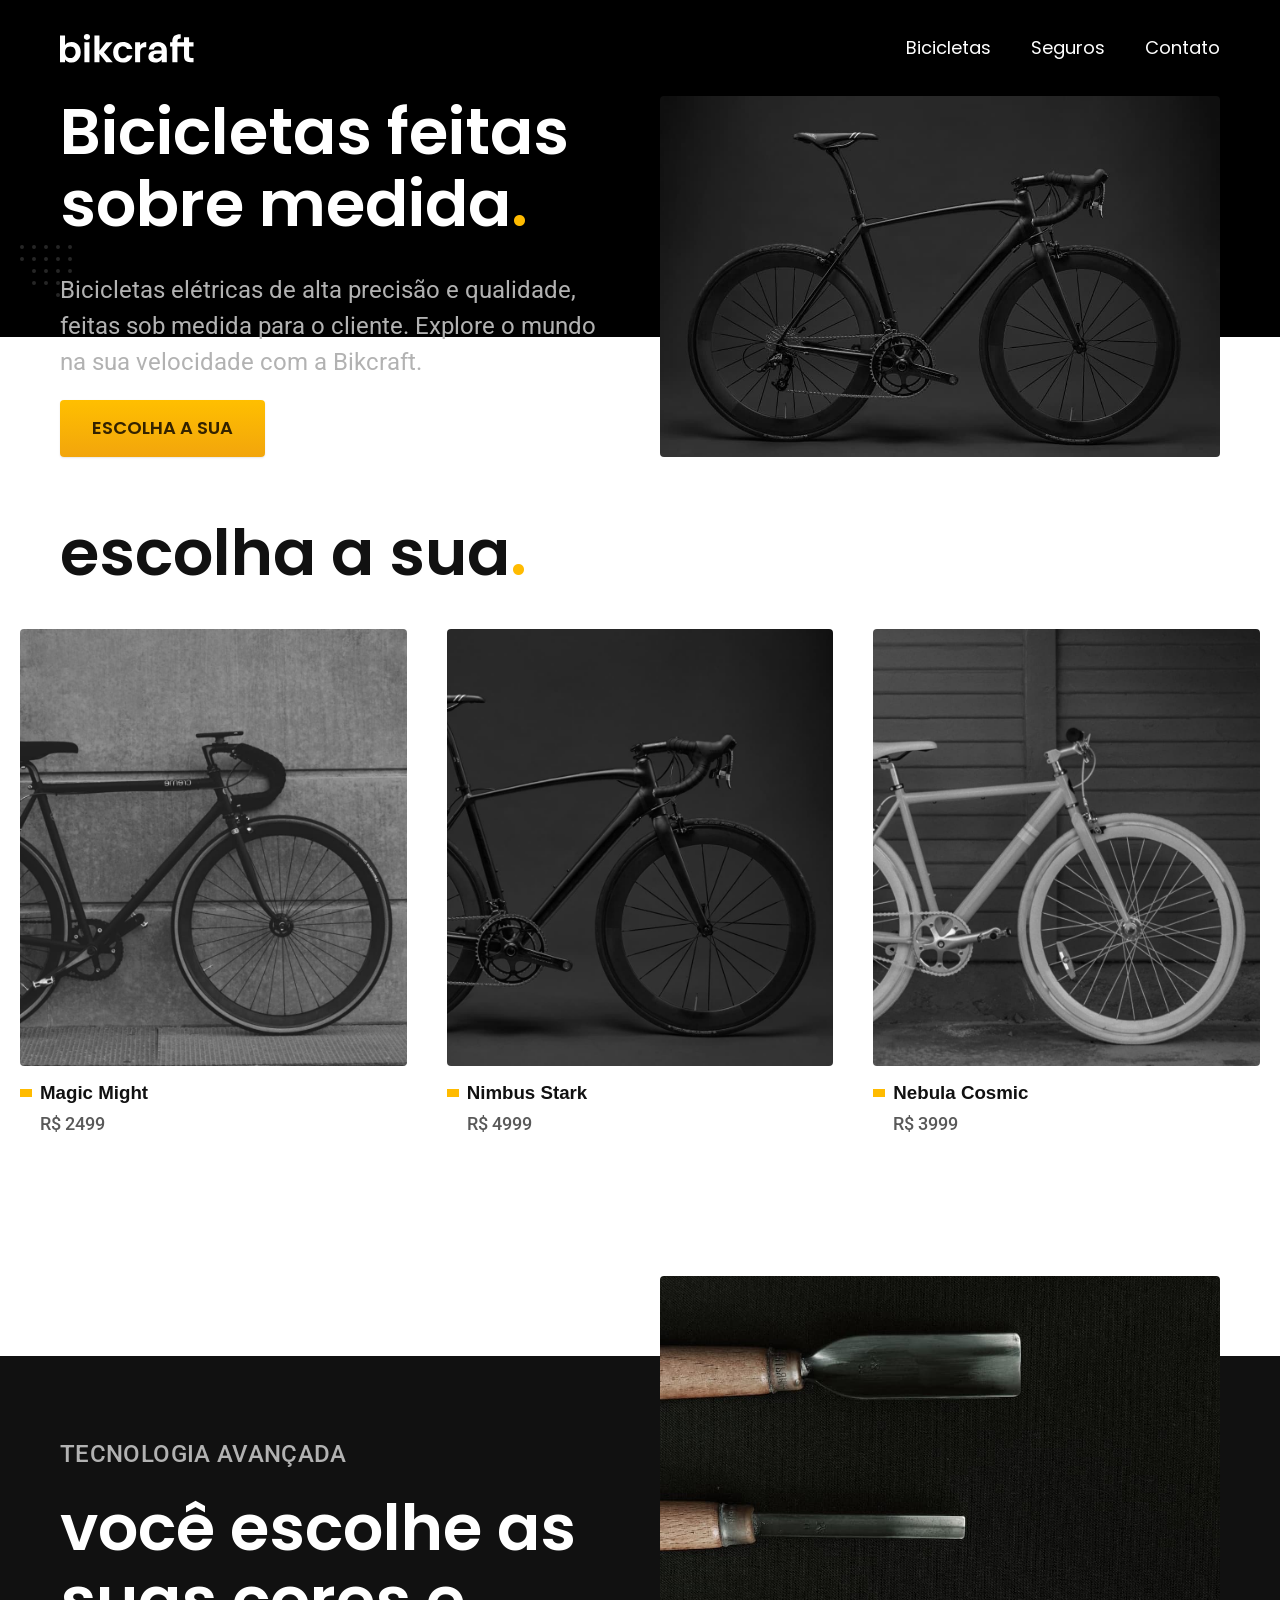
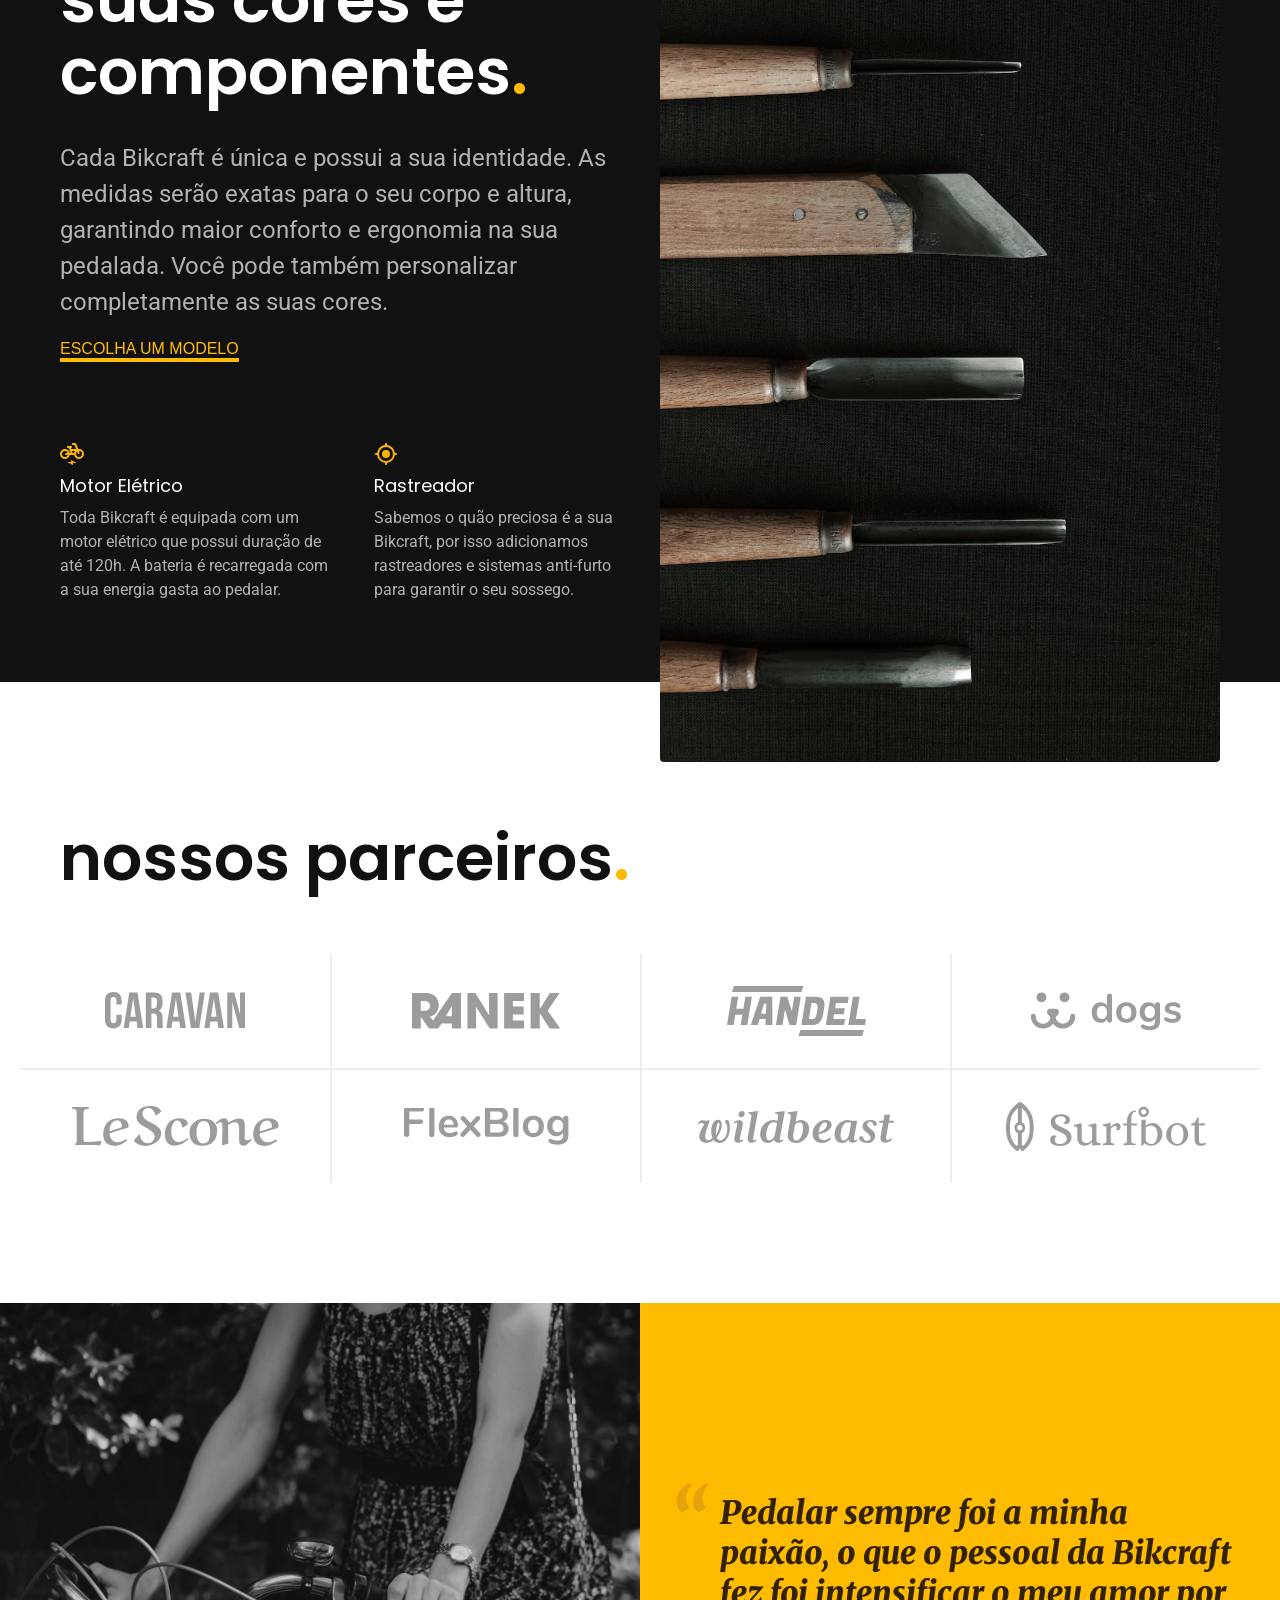
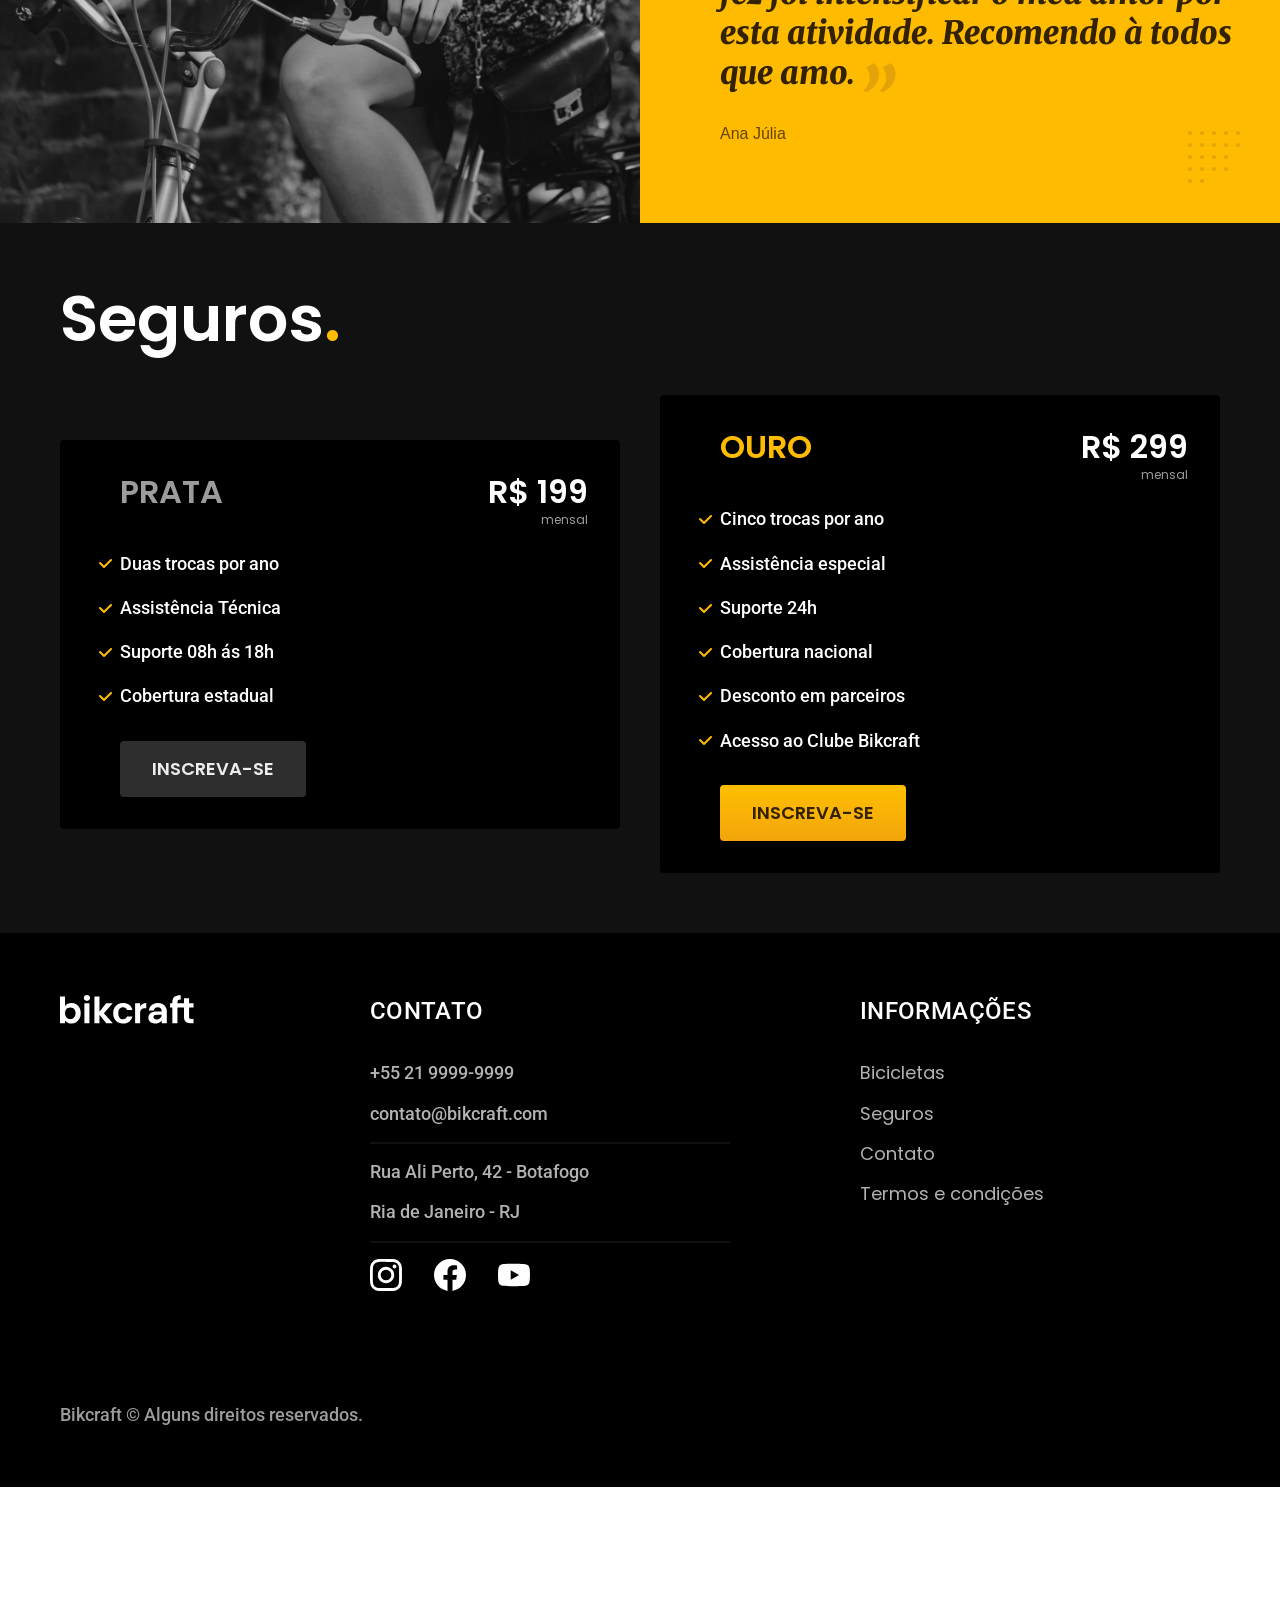
<file: index.html>
<!DOCTYPE html>
<html lang="pt-br">
<header>
  <meta charset="UTF-8">
  <meta name="viewport" content="width=device-width, initial-scale=1.0">

  <title>Bikcraft - Bicicletas Elétricas</title>
  <meta name="description" content="Bicicletas elétricas de alta precisão e qualidade, feitas sob medida para o cliente. Explore o mundo na sua velocidade com a Bikcraft.">

  <link rel="preload" href="./css/style.css" as="style">
  <link rel="stylesheet" href="./css/style.css">

  <link rel="preconnect" href="https://fonts.googleapis.com">
  <link rel="preconnect" href="https://fonts.gstatic.com" crossorigin>
  <link href="https://fonts.googleapis.com/css2?family=Merriweather:ital,opsz,wght@0,18..144,300..900;1,18..144,300..900&family=Poppins:wght@400;600&family=Roboto:ital,wght@0,100..900;1,100..900&display=swap" rel="stylesheet">
</header>

<body>
  <header class="header-bg">
    <div class="header container">
      <a href="./">
        <img src="./img/bikcraft.svg" width="136" height="32" alt="Bikcraft">
      </a>

      <nav aria-label="primaria">
        <ul class="header-menu font-1-m cor-0">
          <li><a href="./bicicletas.html">Bicicletas</a></li>
          <li><a href="./seguros.html">Seguros</a></li>
          <li><a href="./contato.html">Contato</a></li>
        </ul>
      </nav>
    </div>
  </header>

  <main class="introducao-bg">
    <div class="introducao container">
      <div>
        <h1 class="font-1-xxl cor-0">Bicicletas feitas sobre medida<span class="cor-p1">.</span></h1>
        <p class="font-2-l cor-5">Bicicletas elétricas de alta precisão e qualidade, feitas sob medida para o cliente. Explore o mundo na sua velocidade com a Bikcraft.</p>
        <a class="botao" href="./bicicletas.html">Escolha a sua</a>
      </div>
      <picture>
        <source media="(max-width: 800px)" srcset="./img/bicicletas/nimbus.jpg">
        <img src=".//img/fotos/introducao.jpg" width="1280" height="1600" alt="bicicleta elétrica preta">
      </picture>
    </div>
  </main>
  <article class="bicicletas-lista">
    <h2 class="container font-1-xxl">escolha a sua<span class="cor-p1">.</span>
    </h2>

    <ul>
      <li>
        <a href="./bicicletas/magic.html">
          <img src="../img/bicicletas/magic-home.jpg" alt="Bicicleta preta" width="920" height="1040">
          <h3 class="fon-1-xl">Magic Might</h3>
          <span class="font-2-m cor-8">R$ 2499</span>
        </a>
      </li>
      <li>
        <a href="./bicicletas/nimbus.html">
          <img src="../img/bicicletas/nimbus-home.jpg" alt="Bicicleta preta" width="920" height="1040">
          <h3 class="fon-1-xl">Nimbus Stark</h3>
          <span class="font-2-m cor-8">R$ 4999</span>
        </a>
      </li>
      <li>
        <a href="./bicicletas/nebula.html">
          <img src="../img/bicicletas/nebula-home.jpg" alt="Bicicleta preta" width="920" height="1040">
          <h3 class="fon-1-xl">Nebula Cosmic</h3>
          <span class="font-2-m cor-8">R$ 3999</span>
        </a>
      </li>
    </ul>
  </article>

  <article class="tecnologia-bg">
    <div class="tecnologia container">
      <div class="tecnologia-conteudo">
        <span class="font-2-l-b cor-5">Tecnologia Avançada</span>
        <h2 class="font-1-xxl cor-0">você escolhe as suas cores e componentes<span class="cor-p1">.</span></h2>
        <p class="font-2-l cor-5">Cada Bikcraft é única e possui a sua identidade. As medidas serão exatas para o seu corpo e altura, garantindo maior conforto e ergonomia na sua pedalada. Você pode também personalizar completamente as suas cores.</p>
        <a class="link" href="./bicicletas.html">Escolha um modelo</a>
        <div class="tecnologia-vantagens">
          <div>
            <img src="./img/icones/eletrica.svg" width="24" height="24" alt="">
            <h3 class="font-1-m cor-0">Motor Elétrico</h3>
            <p class="font-2-s cor-5">Toda Bikcraft é equipada com um motor elétrico que possui duração de até 120h. A bateria é recarregada com a sua energia gasta ao pedalar.</p>
          </div>
          <div>
            <img src="./img/icones/rastreador.svg" width="24" height="24" alt="">
            <h3 class="font-1-m cor-0">Rastreador</h3>
            <p class="font-2-s cor-5">Sabemos o quão preciosa é a sua Bikcraft, por isso adicionamos rastreadores e sistemas anti-furto para garantir o seu sossego.</p>
          </div>
        </div>
      </div>
      <div class="tecnologia-imagem">
        <img src="./img/fotos/tecnologia.jpg" width="1200" height="1920" alt="">
      </div>
    </div>
  </article>

  <section class="parceiros" aria-label="Nossos Parceiros">
    <h2 class="container font-1-xxl">nossos parceiros<span class="cor-p1">.</span></h2>

    <ul>
      <li><img src="./img/parceiros/caravan.svg" alt="caravan" width="140" height="38"></li>
      <li><img src="./img/parceiros/ranek.svg" alt="ranek" width="149" height="36"></li>
      <li><img src="./img/parceiros/handel.svg" alt="handel" width="139" height="50"></li>
      <li><img src="./img/parceiros/dogs.svg" alt="dogs" width="152" height="39"></li>
      <li><img src="./img/parceiros/lescone.svg" alt="lescone" width="208" height="41"></li>
      <li><img src="./img/parceiros/flexblog.svg" alt="flexblog" width="165" height="38"></li>
      <li><img src="./img/parceiros/wildbeast.svg" alt="wildbeast" width="196" height="34"></li>
      <li><img src="./img/parceiros/surfbot.svg" alt="surfbot" width="200" height="49"></li>
    </ul>
  </section>

  <section class="depoimento" aria-label="Depoimento">
    <div>
      <img src="./img/fotos/depoimento.jpg" width="1560" height="1360" alt="Pessoa pedalando uma bicicleta Bikcraft">
    </div>
    <div class="depoimento-conteudo">
      <blockquote class="font-1-xl cor-p5">
        <p>Pedalar sempre foi a minha paixão, o que o pessoal da Bikcraft fez foi intensificar o meu amor por esta atividade. Recomendo à todos que amo. </p>
      </blockquote>
      <span class="fon-1-m-b cor-p4">Ana Júlia</span>
    </div>
  </section>

  <article class="seguros-bg">
    <div class="seguros container">
      <h2 class="font-1-xxl cor-0">Seguros<span class="cor-p1">.</span></h2>
      <div class="seguros-item">
        <h3 class="font-1-xl cor-6">PRATA</h3>
        <span class="font-1-xl cor-0">R$ 199 <span class="font-1-xs cor-6">mensal</span></span>
        <ul class="font-2-m cor-0">
          <li>Duas trocas por ano</li>
          <li>Assistência Técnica</li>
          <li>Suporte 08h ás 18h</li>
          <li>Cobertura estadual</li>
        </ul>
        <a class="botao secundario" href="./orcamento.html">inscreva-se</a>
      </div>

      <div class="seguros-item">
        <h3 class="font-1-xl cor-p1">OURO</h3>
        <span class="font-1-xl cor-0">R$ 299 <span class="font-1-xs cor-6">mensal</span></span>
        <ul class="font-2-m cor-0">
          <li>Cinco trocas por ano</li>
          <li>Assistência especial</li>
          <li>Suporte 24h</li>
          <li>Cobertura nacional</li>
          <li>Desconto em parceiros</li>
          <li>Acesso ao Clube Bikcraft</li>
        </ul>
        <a class="botao" href="./orcamento.html">inscreva-se</a>
      </div>
    </div>
  </article>

  <footer class="footer-bg">
    <div class="footer container">
      <img src="./img/bikcraft.svg" width="136" height="32" alt="Bikcraft">
      <div class="footer-contato">
        <h3 class="font-2-l-b cor-0">Contato</h3>
        <ul class="cor-5 font-2-m">
          <li><a href="tel:+552199999999">+55 21 9999-9999</a></li>
          <li><a href="mailto:contato@bikcraft.com">contato@bikcraft.com</a></li>
          <li>Rua Ali Perto, 42 - Botafogo</li>
          <li>Ria de Janeiro - RJ</li>
          <ul class="footer-redes">
            <a href="">
              <img src="./img/redes/instagram.svg" width="32" height="32" alt="alt=" Instagram"">
            </a>
            <a href="">
              <img src="./img/redes/facebook.svg" width="32" height="32" alt="Facebook">
            </a>
            <a href="">
              <img src="./img/redes/youtube.svg" width="32" height="32" alt="Youtube">
            </a>
          </ul>
        </ul>
      </div>
      <div class="footer-informacoes">
        <h3 class="font-2-l-b cor-0">Informações</h3>
        <nav>
          <ul class="font-1-m cor-5">
            <li><a href="./bicicletas.html">Bicicletas</a></li>
            <li><a href="./seguros.html">Seguros</a></li>
            <li><a href="./contato.html">Contato</a></li>
            <li><a href="./termos.html">Termos e condições</a></li>
          </ul>
        </nav>
      </div>
      <p class="footer-copy font-2-m cor-6">Bikcraft © Alguns direitos reservados.</p>
    </div>
  </footer>

  <script src="./js/script.js"></script>
</body>

</html>
</file>
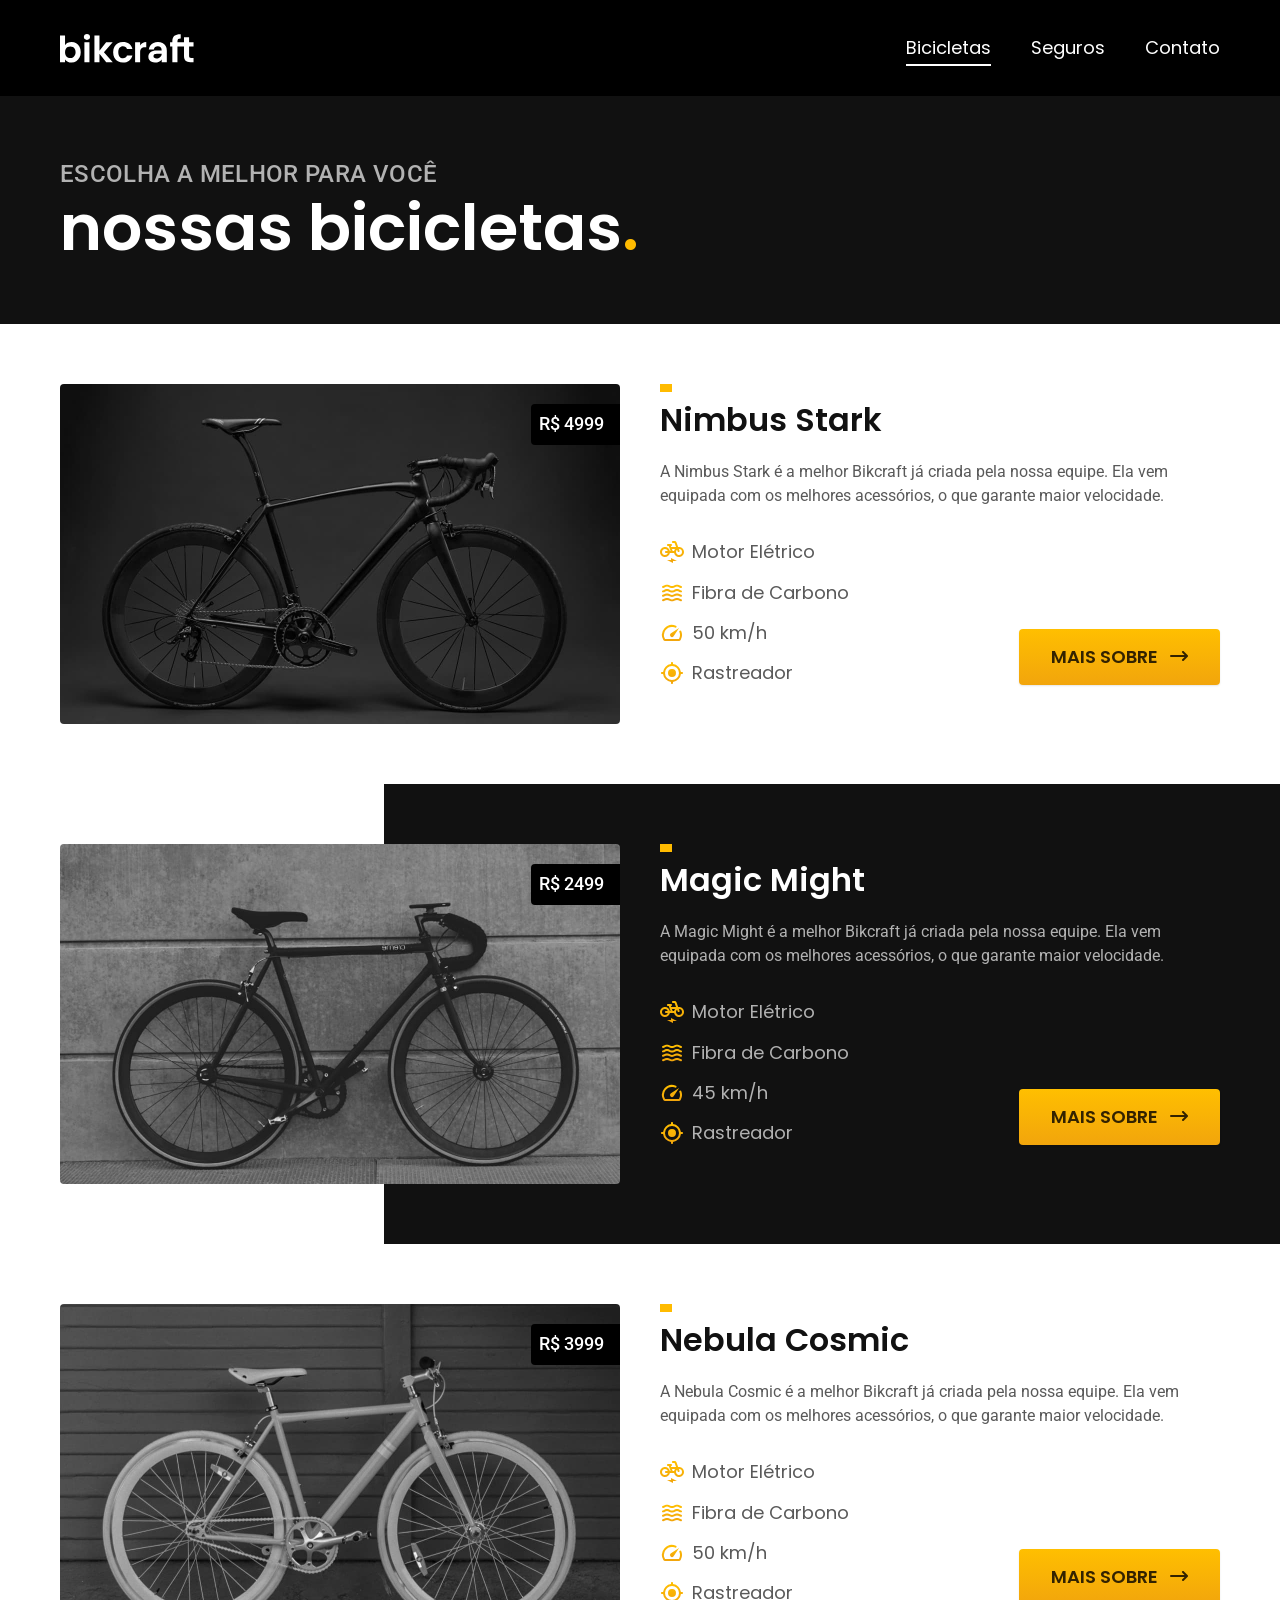
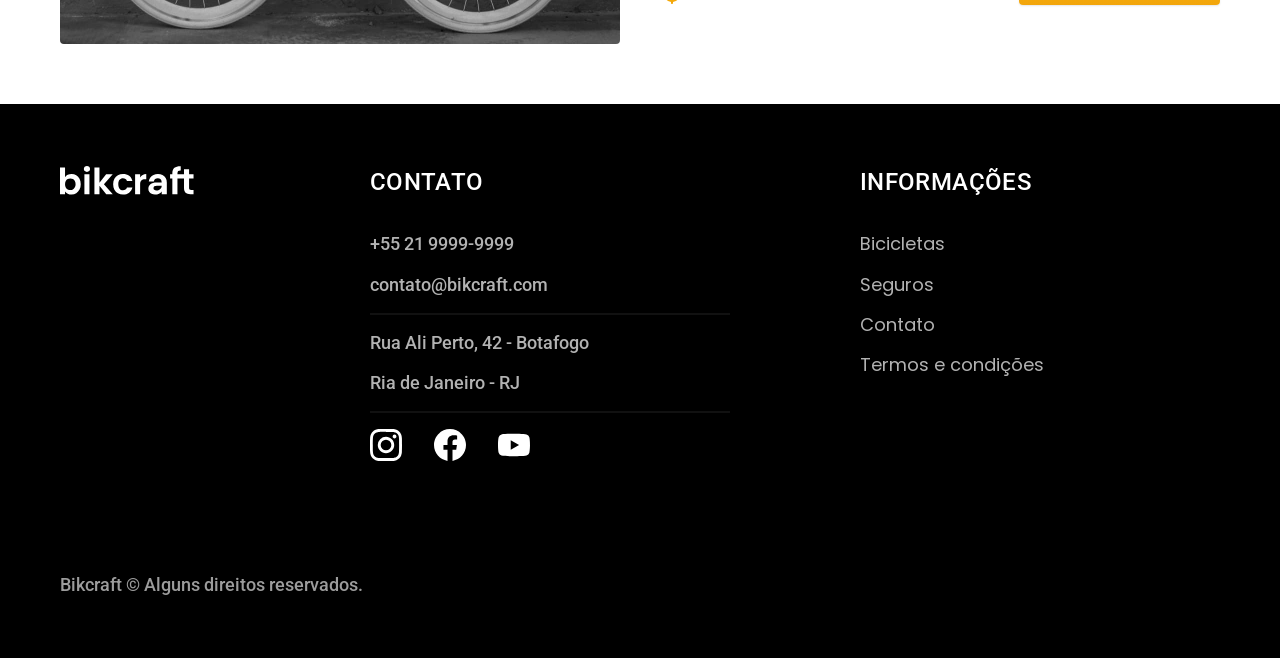
<file: bicicletas.html>
<!DOCTYPE html>
<html lang="pt-br">
<header>
  <meta charset="UTF-8">
  <meta name="viewport" content="width=device-width, initial-scale=1.0">

  <title>Bicicletas / Bikcraft</title>
  <meta name="description" content="Termos e Condições.">

  <link rel="preload" href="./css/style.css" as="style">
  <link rel="stylesheet" href="./css/style.css">

  <link rel="preconnect" href="https://fonts.googleapis.com">
  <link rel="preconnect" href="https://fonts.gstatic.com" crossorigin>
  <link href="https://fonts.googleapis.com/css2?family=Merriweather:ital,opsz,wght@0,18..144,300..900;1,18..144,300..900&family=Poppins:wght@400;600&family=Roboto:ital,wght@0,100..900;1,100..900&display=swap" rel="stylesheet">
</header>

<body id="bicicletas">
  <header class="header-bg">
    <div class="header container">
      <a href="./">
        <img src="./img/bikcraft.svg" alt="Bikcraft">
      </a>

      <nav aria-label="primaria">
        <ul class="header-menu font-1-m cor-0">
          <li><a href="./bicicletas.html">Bicicletas</a></li>
          <li><a href="./seguros.html">Seguros</a></li>
          <li><a href="./contato.html">Contato</a></li>
        </ul>
      </nav>
    </div>
  </header>

  <main>
    <div class="titulo-bg">
      <div class="tilulo container">
        <p class="font-2-l-b cor-5">Escolha a melhor para você</p>
        <h1 class="font-1-xxl cor-0">nossas bicicletas<span class="cor-p1">.</span></h1>
      </div>
    </div>


    <div class="bicicletas container">
      <div class="bicicletas-imagem">
        <img src="./img/bicicletas/nimbus.jpg" alt="Bicicleta preta" width="1120" height="680">
        <span class="font-2-m cor-0"> R$ 4999</span>
      </div>
      <div class="bicicletas-conteudo">
        <h2 class="font-1-xl">Nimbus Stark</h2>
        <p class="font-2-s cor-8">A Nimbus Stark é a melhor Bikcraft já criada pela nossa equipe. Ela vem equipada com os melhores acessórios, o que garante maior velocidade.</p>
        <ul class="font-1-m cor-8">
          <li>
            <img src="./img/icones/eletrica.svg" alt="" width="32" height="32">
            Motor Elétrico
          </li>
          <li>
            <img src="./img/icones/carbono.svg" alt="" width="32" height="32">
            Fibra de Carbono
          </li>
          <li>
            <img src="./img/icones/velocidade.svg" alt="" width="32" height="32">
            50 km/h
          </li>
          <li>
            <img src="./img/icones/rastreador.svg" alt="" width="32" height="32">
            Rastreador
          </li>
        </ul>
        <a class="botao seta" href="./bicicletas/nimbus.html">Mais Sobre</a>
      </div>
    </div>


    <div class="bicicletas-bg">
      <div class="bicicletas container">
        <div class="bicicletas-imagem">
          <img src="./img/bicicletas/magic.jpg" alt="Bicicleta preta" width="1120" height="680">
          <span class="font-2-m cor-0"> R$ 2499</span>
        </div>
        <div class="bicicletas-conteudo">
          <h2 class="font-1-xl cor-0">Magic Might</h2>
          <p class="font-2-s cor-5">A Magic Might é a melhor Bikcraft já criada pela nossa equipe. Ela vem equipada com os melhores acessórios, o que garante maior velocidade.</p>
          <ul class="font-1-m cor-5">
            <li>
              <img src="./img/icones/eletrica.svg" alt="" width="32" height="32">
              Motor Elétrico
            </li>
            <li>
              <img src="./img/icones/carbono.svg" alt="" width="32" height="32">
              Fibra de Carbono
            </li>
            <li>
              <img src="./img/icones/velocidade.svg" alt="" width="32" height="32">
              45 km/h
            </li>
            <li>
              <img src="./img/icones/rastreador.svg" alt="" width="32" height="32">
              Rastreador
            </li>
          </ul>
          <a class="botao seta" href="./bicicletas/magic.html">Mais Sobre</a>
        </div>
      </div>
    </div>


    <div class="bicicletas container">
      <div class="bicicletas-imagem">
        <img src="./img/bicicletas/nebula.jpg" alt="Bicicleta preta" width="1120" height="680">
        <span class="font-2-m cor-0"> R$ 3999</span>
      </div>
      <div class="bicicletas-conteudo">
        <h2 class="font-1-xl">Nebula Cosmic</h2>
        <p class="font-2-s cor-8">A Nebula Cosmic é a melhor Bikcraft já criada pela nossa equipe. Ela vem equipada com os melhores acessórios, o que garante maior velocidade.</p>
        <ul class="font-1-m cor-8">
          <li>
            <img src="./img/icones/eletrica.svg" alt="" width="32" height="32">
            Motor Elétrico
          </li>
          <li>
            <img src="./img/icones/carbono.svg" alt="" width="32" height="32">
            Fibra de Carbono
          </li>
          <li>
            <img src="./img/icones/velocidade.svg" alt="" width="32" height="32">
            50 km/h
          </li>
          <li>
            <img src="./img/icones/rastreador.svg" alt="" width="32" height="32">
            Rastreador
          </li>
        </ul>
        <a class="botao seta" href="./bicicletas/nebula.html">Mais Sobre</a>
      </div>
    </div>


  </main>

  <footer class="footer-bg">
    <div class="footer container">
      <img src="./img/bikcraft.svg" width="136" height="32" alt="Bikcraft">
      <div class="footer-contato">
        <h3 class="font-2-l-b cor-0">Contato</h3>
        <ul class="cor-5 font-2-m">
          <li><a href="tel:+552199999999">+55 21 9999-9999</a></li>
          <li><a href="mailto:contato@bikcraft.com">contato@bikcraft.com</a></li>
          <li>Rua Ali Perto, 42 - Botafogo</li>
          <li>Ria de Janeiro - RJ</li>
          <ul class="footer-redes">
            <a href="">
              <img src="./img/redes/instagram.svg" width="32" height="32" alt="alt=" Instagram"">
            </a>
            <a href="">
              <img src="./img/redes/facebook.svg" width="32" height="32" alt="Facebook">
            </a>
            <a href="">
              <img src="./img/redes/youtube.svg" width="32" height="32" alt="Youtube">
            </a>
          </ul>
        </ul>
      </div>
      <div class="footer-informacoes">
        <h3 class="font-2-l-b cor-0">Informações</h3>
        <nav>
          <ul class="font-1-m cor-5">
            <li><a href="./bicicletas.html">Bicicletas</a></li>
            <li><a href="./seguros.html">Seguros</a></li>
            <li><a href="./contato.html">Contato</a></li>
            <li><a href="./termos.html">Termos e condições</a></li>
          </ul>
        </nav>
      </div>
      <p class="footer-copy font-2-m cor-6">Bikcraft © Alguns direitos reservados.</p>
    </div>
  </footer>
  <script src="./js/script.js"></script>
</body>

</html>
</file>
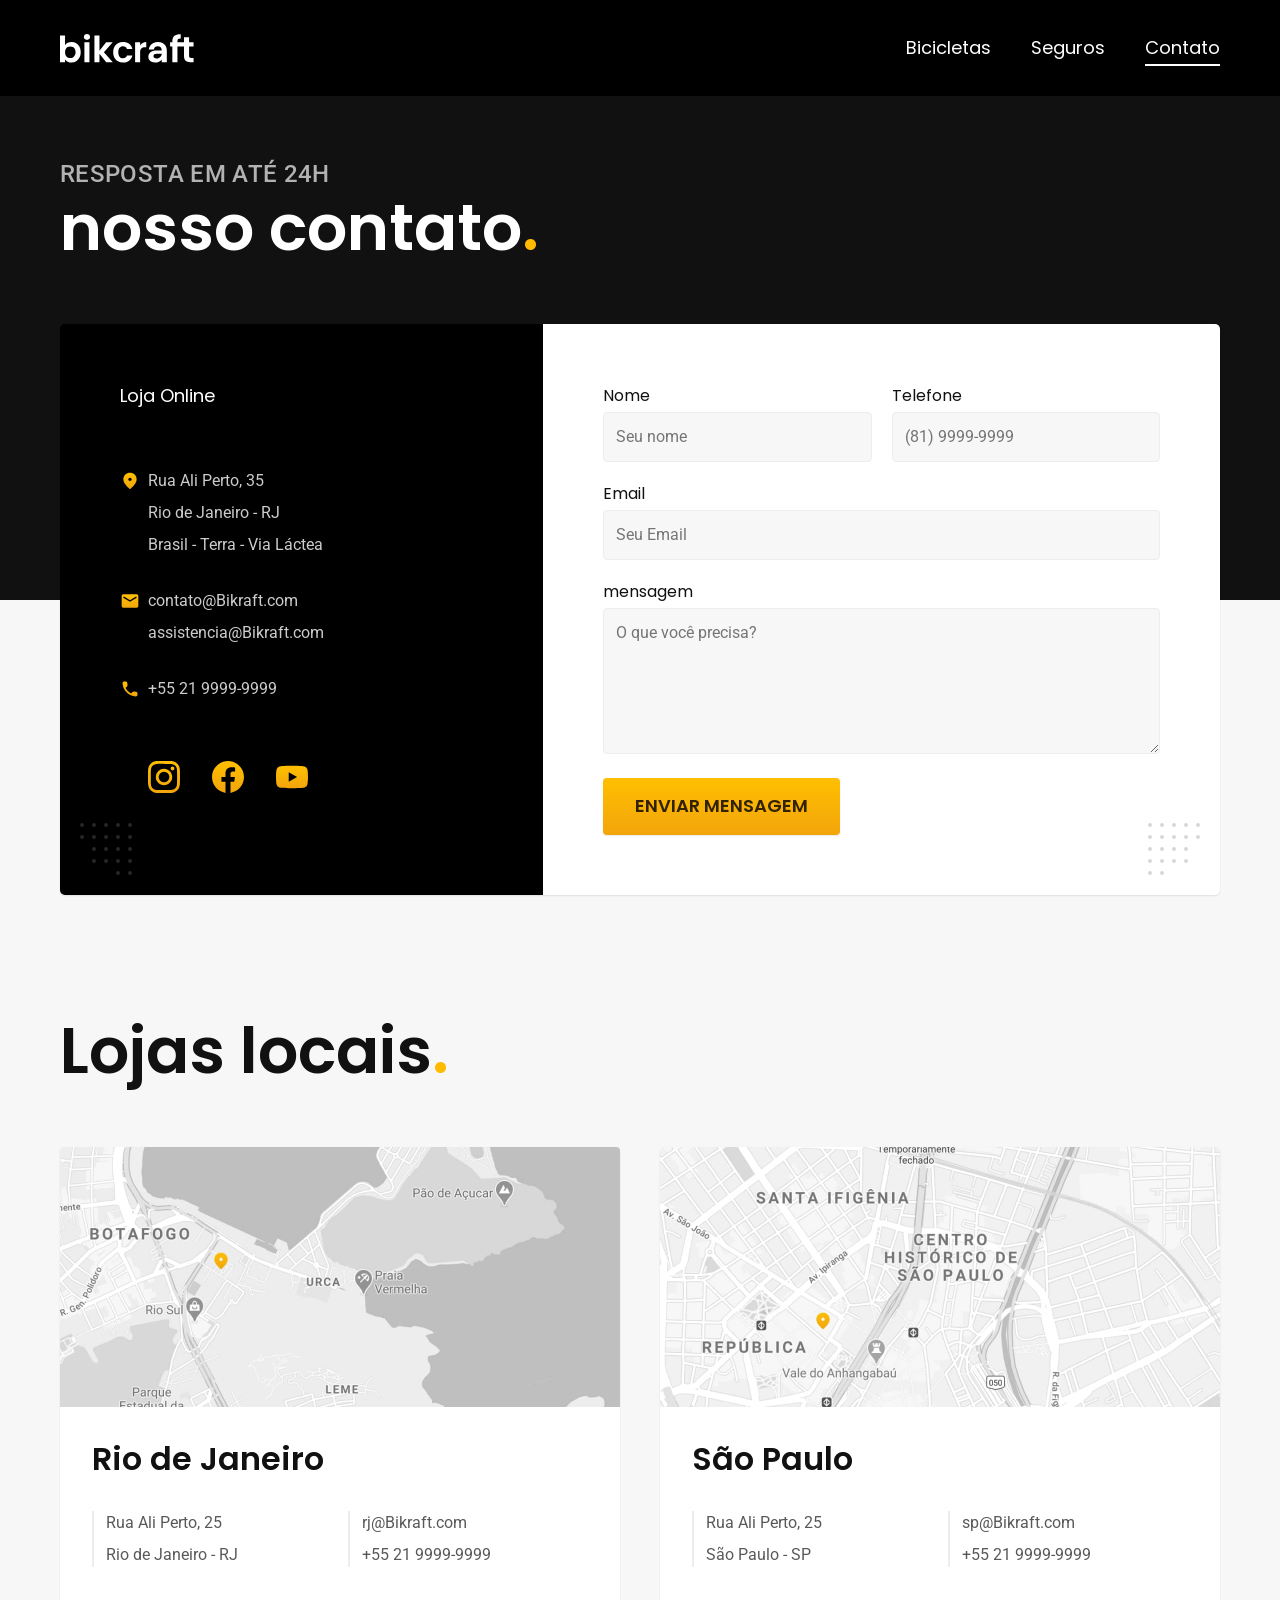
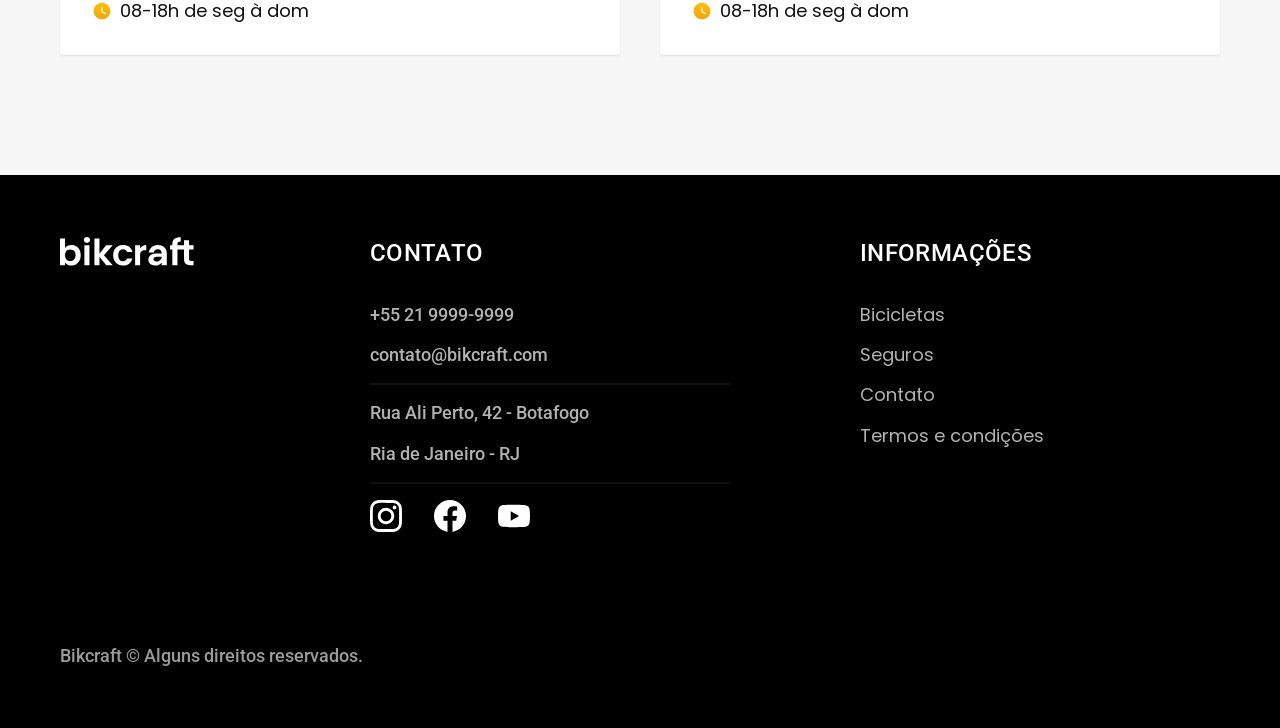
<file: contato.html>
<!DOCTYPE html>
<html lang="pt-br">
<header>
  <meta charset="UTF-8">
  <meta name="viewport" content="width=device-width, initial-scale=1.0">

  <title>Contato / Bikcraft</title>
  <meta name="description" content="Termos e Condições.">

  <link rel="preload" href="./css/style.css" as="style">
  <link rel="stylesheet" href="./css/style.css">

  <link rel="preconnect" href="https://fonts.googleapis.com">
  <link rel="preconnect" href="https://fonts.gstatic.com" crossorigin>
  <link href="https://fonts.googleapis.com/css2?family=Merriweather:ital,opsz,wght@0,18..144,300..900;1,18..144,300..900&family=Poppins:wght@400;600&family=Roboto:ital,wght@0,100..900;1,100..900&display=swap" rel="stylesheet">
</header>

<body id="contato">
  <header class="header-bg">
    <div class="header container">
      <a href="./">
        <img src="./img/bikcraft.svg" alt="Bikcraft" width="136" height="32">
      </a>

      <nav aria-label="primaria">
        <ul class="header-menu font-1-m cor-0">
          <li><a href="./bicicletas.html">Bicicletas</a></li>
          <li><a href="./seguros.html">Seguros</a></li>
          <li><a href="./contato.html">Contato</a></li>
        </ul>
      </nav>
    </div>
  </header>

  <main>
    <div class="titulo-bg">
      <div class="tilulo container">
        <p class="font-2-l-b cor-5">Resposta em até 24h</p>
        <h1 class="font-1-xxl cor-0">nosso contato<span class="cor-p1">.</span></h1>
      </div>
    </div>

    <div class="contato container">
      <section class="contato-dados" aria-label="Endereço">
        <h2 class="font-1-m cor-0">Loja Online</h2>
        <div class="contato-endereco font-2-s cor-4">
          <p>Rua Ali Perto, 35</p>
          <p>Rio de Janeiro - RJ</p>
          <p>Brasil - Terra - Via Láctea</p>
        </div>
        <address class="contato-meios font-2-s cor-4">
          <a href="mailto:contato@Bikraft.com">contato@Bikraft.com</a>
          <a href="mailto:assistencia@Bikraft.com">assistencia@Bikraft.com</a>
          <a href="tel:+552199999999">+55 21 9999-9999</a>
        </address>
        <div class="contato-redes">
          <a href="">
            <img src="./img/redes/instagram-p.svg" alt="Instagram" width="32" height="32">
          </a>
          <a href="">
            <img src="./img/redes/facebook-p.svg" alt="Facebook" width="32" height="32">
          </a>
          <a href="">
            <img src="./img/redes/youtube-p.svg" alt="Youtube" width="32" height="32">
          </a>
        </div>
      </section>
      <section class="contato-formulario" aria-label="Formulario">
        <form class="form" action="./contato.html">
          <div>
            <label for="nome">Nome</label>
            <input type="text" name="nome" id="nome" placeholder="Seu nome">
          </div>
          <div>
            <label for="telefone">Telefone</label>
            <input type="text" name="telefone" id="telefone" placeholder="(81) 9999-9999">
          </div>
          <div class="col-2">
            <label for="email">Email</label>
            <input type="email" name="email" id="email" placeholder="Seu Email">
          </div>
          <div class="col-2">
            <label for="mensagem">mensagem</label>
            <textarea rows="5" name="mensagem" id="mensagem" placeholder="O que você precisa?"></textarea>
          </div>
          <button class="botao col-2">Enviar Mensagem</button>
        </form>
      </section>
    </div>
  </main>

  <article class="lojas container">
    <h2 class="font-1-xxl">Lojas locais<span class="cor-p1">.</span></h2>
    <div class="lojas-item">
      <img src="./img/lojas/rj.jpg" alt="mapa marcando o endereço Rua Ali Perto, 25 Rio de Janeiro - RJ" width="1120" height="520">
      <div class="lojas-conteudo">
        <h3 class="font-1-xl">Rio de Janeiro</h3>
        <div class="lojas-dados font-2-s cor-8">
          <p>Rua Ali Perto, 25</p>
          <p>Rio de Janeiro - RJ</p>
        </div>
        <div class="lojas-dados font-2-s cor-8">
          <a href="mailto:rj@Bikraft.com">rj@Bikraft.com</a>
          <a href="tel:+552199999999">+55 21 9999-9999</a>
        </div>
        <p class="lojas-tempo font-1-m"><img src="./img/icones/horario.svg" alt="" width="20" height="20">08-18h de seg à dom</p>
      </div>
    </div>

    <div class="lojas-item">
      <img src="./img/lojas/sp.jpg" alt="mapa marcando o endereço Rua Ali Perto, 25 São Paulo - RJ" width="1120" height="520">
      <div class="lojas-conteudo">
        <h3 class="font-1-xl">São Paulo</h3>
        <div class="lojas-dados font-2-s cor-8">
          <p>Rua Ali Perto, 25</p>
          <p>São Paulo - SP</p>
        </div>
        <div class="lojas-dados font-2-s cor-8">
          <a href="mailto:sp@Bikraft.com">sp@Bikraft.com</a>
          <a href="tel:+551199999999">+55 21 9999-9999</a>
        </div>
        <p class="lojas-tempo font-1-m"><img src="./img/icones/horario.svg" alt="" width="20" height="20">08-18h de seg à dom</p>
      </div>
    </div>
  </article>

  <footer class="footer-bg">
    <div class="footer container">
      <img src="./img/bikcraft.svg" width="136" height="32" alt="Bikcraft">
      <div class="footer-contato">
        <h3 class="font-2-l-b cor-0">Contato</h3>
        <ul class="cor-5 font-2-m">
          <li><a href="tel:+552199999999">+55 21 9999-9999</a></li>
          <li><a href="mailto:contato@bikcraft.com">contato@bikcraft.com</a></li>
          <li>Rua Ali Perto, 42 - Botafogo</li>
          <li>Ria de Janeiro - RJ</li>
          <ul class="footer-redes">
            <a href="">
              <img src="./img/redes/instagram.svg" width="32" height="32" alt="alt=" Instagram"">
            </a>
            <a href="">
              <img src="./img/redes/facebook.svg" width="32" height="32" alt="Facebook">
            </a>
            <a href="">
              <img src="./img/redes/youtube.svg" width="32" height="32" alt="Youtube">
            </a>
          </ul>
        </ul>
      </div>
      <div class="footer-informacoes">
        <h3 class="font-2-l-b cor-0">Informações</h3>
        <nav>
          <ul class="font-1-m cor-5">
            <li><a href="./bicicletas.html">Bicicletas</a></li>
            <li><a href="./seguros.html">Seguros</a></li>
            <li><a href="./contato.html">Contato</a></li>
            <li><a href="./termos.html">Termos e condições</a></li>
          </ul>
        </nav>
      </div>
      <p class="footer-copy font-2-m cor-6">Bikcraft © Alguns direitos reservados.</p>
    </div>
  </footer>
  <script src="./js/script.js"></script>
</body>

</html>
</file>
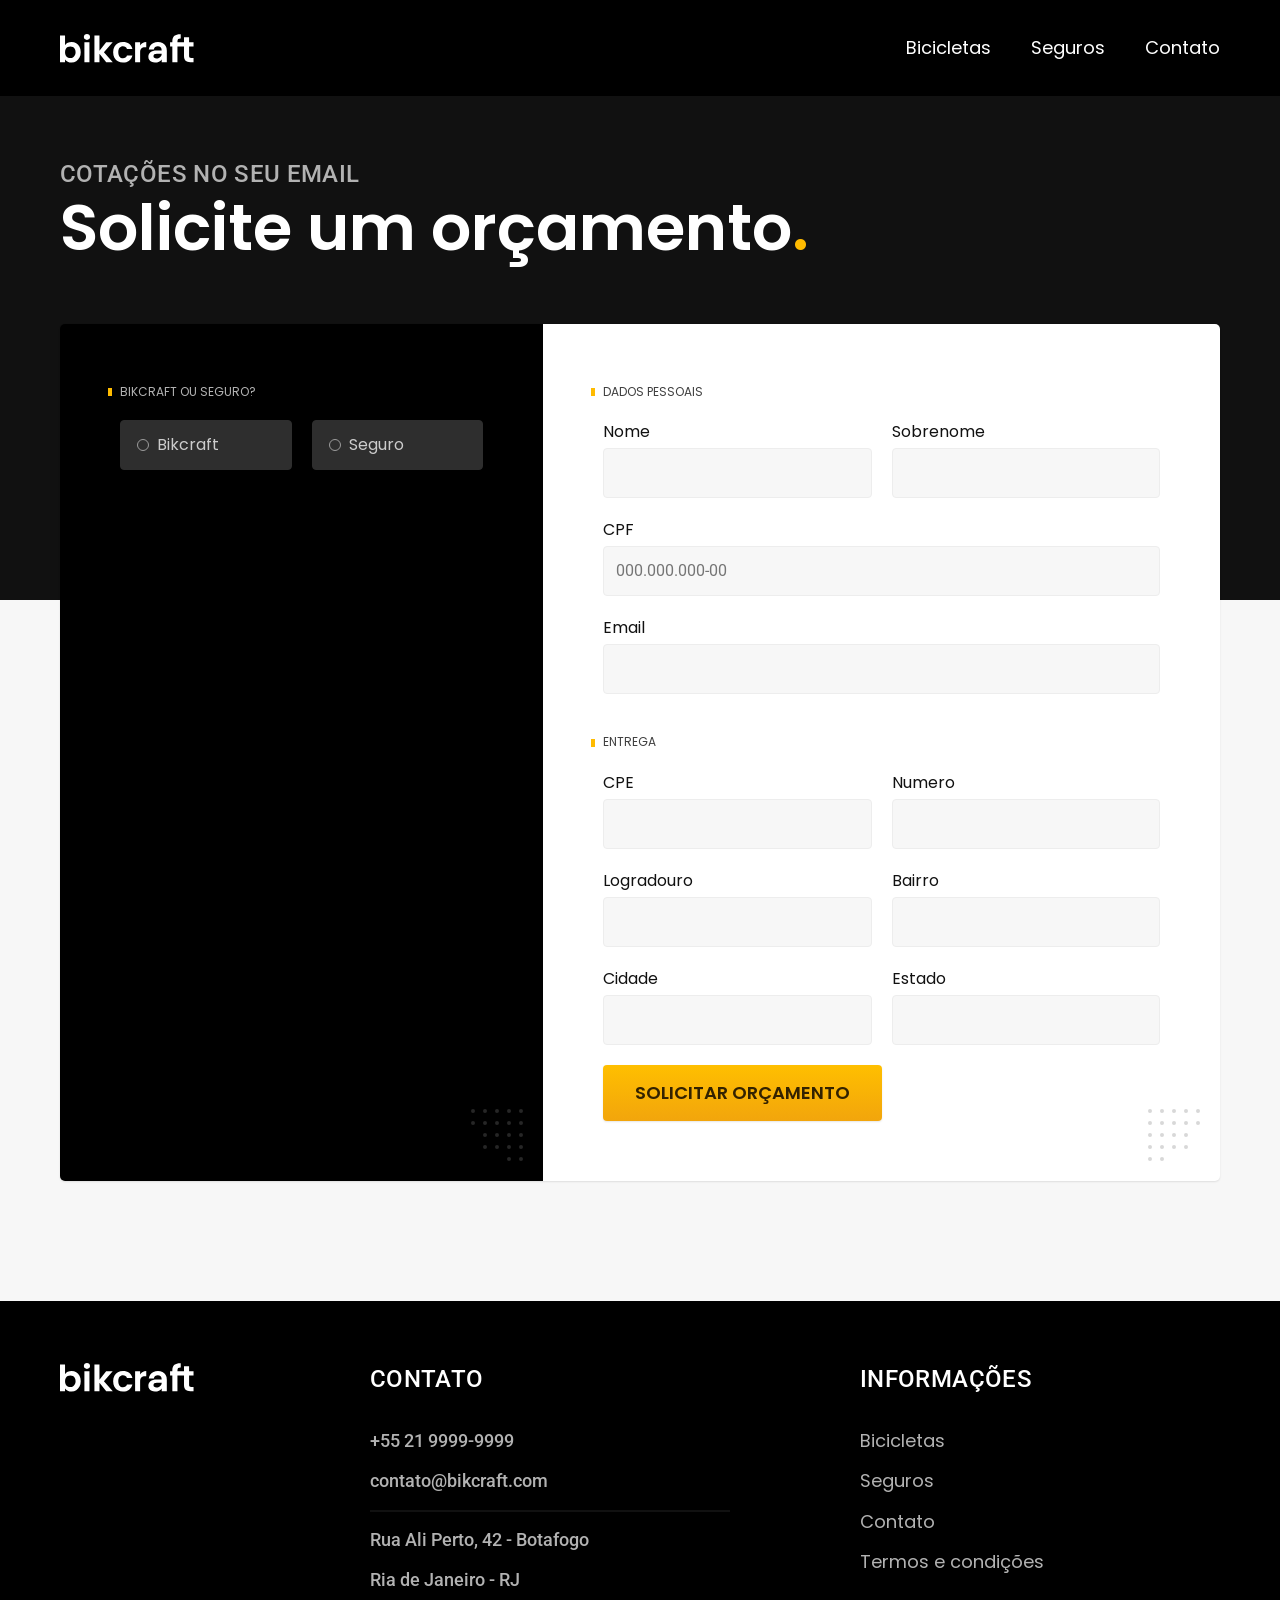
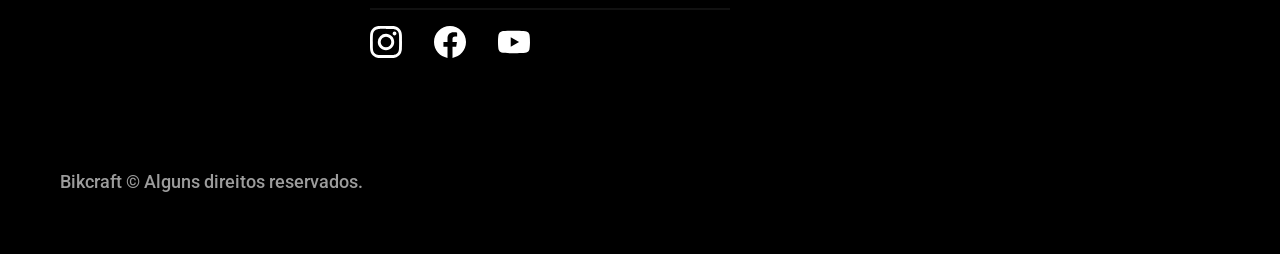
<file: orcamento.html>
<!DOCTYPE html>
<html lang="pt-br">
<header>
  <meta charset="UTF-8">
  <meta name="viewport" content="width=device-width, initial-scale=1.0">

  <title>Orçamento / Bikcraft</title>
  <meta name="description" content="Termos e Condições.">

  <link rel="preload" href="./css/style.css" as="style">
  <link rel="stylesheet" href="./css/style.css">

  <link rel="preconnect" href="https://fonts.googleapis.com">
  <link rel="preconnect" href="https://fonts.gstatic.com" crossorigin>
  <link href="https://fonts.googleapis.com/css2?family=Merriweather:ital,opsz,wght@0,18..144,300..900;1,18..144,300..900&family=Poppins:wght@400;600&family=Roboto:ital,wght@0,100..900;1,100..900&display=swap" rel="stylesheet">
</header>

<body id="orcamento">
  <header class="header-bg">
    <div class="header container">
      <a href="./">
        <img src="./img/bikcraft.svg" alt="Bikcraft">
      </a>

      <nav aria-label="primaria">
        <ul class="header-menu font-1-m cor-0">
          <li><a href="./bicicletas.html">Bicicletas</a></li>
          <li><a href="./seguros.html">Seguros</a></li>
          <li><a href="./contato.html">Contato</a></li>
        </ul>
      </nav>
    </div>
  </header>

  <main>
    <div class="titulo-bg">
      <div class="tilulo container">
        <p class="font-2-l-b cor-5">Cotações no seu email</p>
        <h1 class="font-1-xxl cor-0">Solicite um orçamento<span class="cor-p1">.</span></h1>
      </div>
    </div>

    <form class="orcamento container" action="./">
      <div class="orcamento-produto">
        <h2 class="font-1-xs cor-5">Bikcraft ou Seguro?</h2>

        <input type="radio" name="tipo" value="bikcraft" id="bikcraft">
        <label for="bikcraft">Bikcraft</label>

        <input type="radio" name="tipo" value="seguro" id="seguro">
        <label for="seguro">Seguro</label>

        <div class="orcamento-conteudo" id="orcamento-bikcraft">
          <h2 class="font-1-xs cor-5">Escolha a sua</h2>

          <input type="radio" name="produto" value="nimbus" id="nimbus">
          <label for="nimbus">Nimbus Stark <span>R$ 4999</span></label>
          <div class="orcamento-detalhes">
            <ul class="font-1-xs cor-8">
              <li><img src="./img/icones/eletrica.svg" alt="">Motor Elétrico</li>
              <li><img src="./img/icones/carbono.svg" alt="">Fibra de Carbono</li>
              <li><img src="./img/icones/velocidade.svg" alt="">50 km/h</li>
              <li><img src="./img/icones/rastreador.svg" alt="">Rastreador</li>
            </ul>
            <img src="./img/bicicletas/nimbus.jpg" alt="Bicicleta preta">
          </div>

          <input type="radio" name="produto" value="magic" id="magic">
          <label for="magic">Magic Might <span>R$ 2499</span></label>
          <div class="orcamento-detalhes">
            <ul class="font-1-xs cor-8">
              <li><img src="./img/icones/eletrica.svg" alt="">Motor Elétrico</li>
              <li><img src="./img/icones/carbono.svg" alt="">Fibra de Carbono</li>
              <li><img src="./img/icones/velocidade.svg" alt="">45 km/h</li>
              <li><img src="./img/icones/rastreador.svg" alt="">Rastreador</li>
            </ul>
            <img src="./img/bicicletas/magic.jpg" alt="Bicicleta preta">
          </div>

          <input type="radio" name="produto" value="nebula" id="nebula">
          <label for="nebula">Nebula Cosmic <span>R$ 3999</span></label>
          <div class="orcamento-detalhes">
            <ul class="font-1-xs cor-8">
              <li><img src="./img/icones/eletrica.svg" alt="">Motor Elétrico</li>
              <li><img src="./img/icones/carbono.svg" alt="">Fibra de Carbono</li>
              <li><img src="./img/icones/velocidade.svg" alt="">40 km/h</li>
              <li><img src="./img/icones/rastreador.svg" alt="">Rastreador</li>
            </ul>
            <img src="./img/bicicletas/nebula.jpg" alt="Bicicleta branca">
          </div>
        </div>

        <div class="orcamento-conteudo" id="orcamento-seguro">
          <h2 class="font-1-xs cor-5">Escolha o plano</h2>

          <input type="radio" name="produto" value="prata" id="prata">
          <label for="prata">Prata <span>R$ 199</span></label>

          <input type="radio" name="produto" value="ouro" id="ouro">
          <label for="ouro">Ouro <span>R$ 299</span></label>
        </div>

      </div>
      <div class="orcamento-dados form">
        <h2 class="font-1-xs cor-9 col-2">dados pessoais</h2>
        <div>
          <label for="nome">Nome</label>
          <input type="text" name="nome" id="nome">
        </div>
        <div>
          <label for="sobrenome">Sobrenome</label>
          <input type="text" name="sobrenome" id="sobrenome">
        </div>
        <div class="col-2">
          <label for="cpf">CPF</label>
          <input type="text" name="cpf" id="cpf" placeholder="000.000.000-00">
        </div>
        <div class="col-2">
          <label for="email">Email</label>
          <input type="email" name="email" id="email">
        </div>
        <h2 class="font-1-xs cor-9 col-2">entrega</h2>
        <div>
          <label for="cpe">CPE</label>
          <input type="text" name="cpe" id="cpe">
        </div>
        <div>
          <label for="numero">Numero</label>
          <input type="text" name="numero" id="numero">
        </div>
        <div>
          <label for="logradouro">Logradouro</label>
          <input type="text" name="logradouro" id="logradouro">
        </div>
        <div>
          <label for="bairro">Bairro</label>
          <input type="text" name="bairro" id="bairro">
        </div>
        <div>
          <label for="cidade">Cidade</label>
          <input type="text" name="cidade" id="cidade">
        </div>
        <div>
          <label for="estado">Estado</label>
          <input type="text" name="estado" id="estado">
        </div>
        <button class="botao col-2">Solicitar Orçamento</button>
      </div>
    </form>
  </main>

  <footer class="footer-bg">
    <div class="footer container">
      <img src="./img/bikcraft.svg" width="136" height="32" alt="Bikcraft">
      <div class="footer-contato">
        <h3 class="font-2-l-b cor-0">Contato</h3>
        <ul class="cor-5 font-2-m">
          <li><a href="tel:+552199999999">+55 21 9999-9999</a></li>
          <li><a href="mailto:contato@bikcraft.com">contato@bikcraft.com</a></li>
          <li>Rua Ali Perto, 42 - Botafogo</li>
          <li>Ria de Janeiro - RJ</li>
          <ul class="footer-redes">
            <a href="">
              <img src="./img/redes/instagram.svg" width="32" height="32" alt="alt=" Instagram"">
            </a>
            <a href="">
              <img src="./img/redes/facebook.svg" width="32" height="32" alt="Facebook">
            </a>
            <a href="">
              <img src="./img/redes/youtube.svg" width="32" height="32" alt="Youtube">
            </a>
          </ul>
        </ul>
      </div>
      <div class="footer-informacoes">
        <h3 class="font-2-l-b cor-0">Informações</h3>
        <nav>
          <ul class="font-1-m cor-5">
            <li><a href="./bicicletas.html">Bicicletas</a></li>
            <li><a href="./seguros.html">Seguros</a></li>
            <li><a href="./contato.html">Contato</a></li>
            <li><a href="./termos.html">Termos e condições</a></li>
          </ul>
        </nav>
      </div>
      <p class="footer-copy font-2-m cor-6">Bikcraft © Alguns direitos reservados.</p>
    </div>
  </footer>
  <script src="./js/script.js"></script>
</body>

</html>
</file>
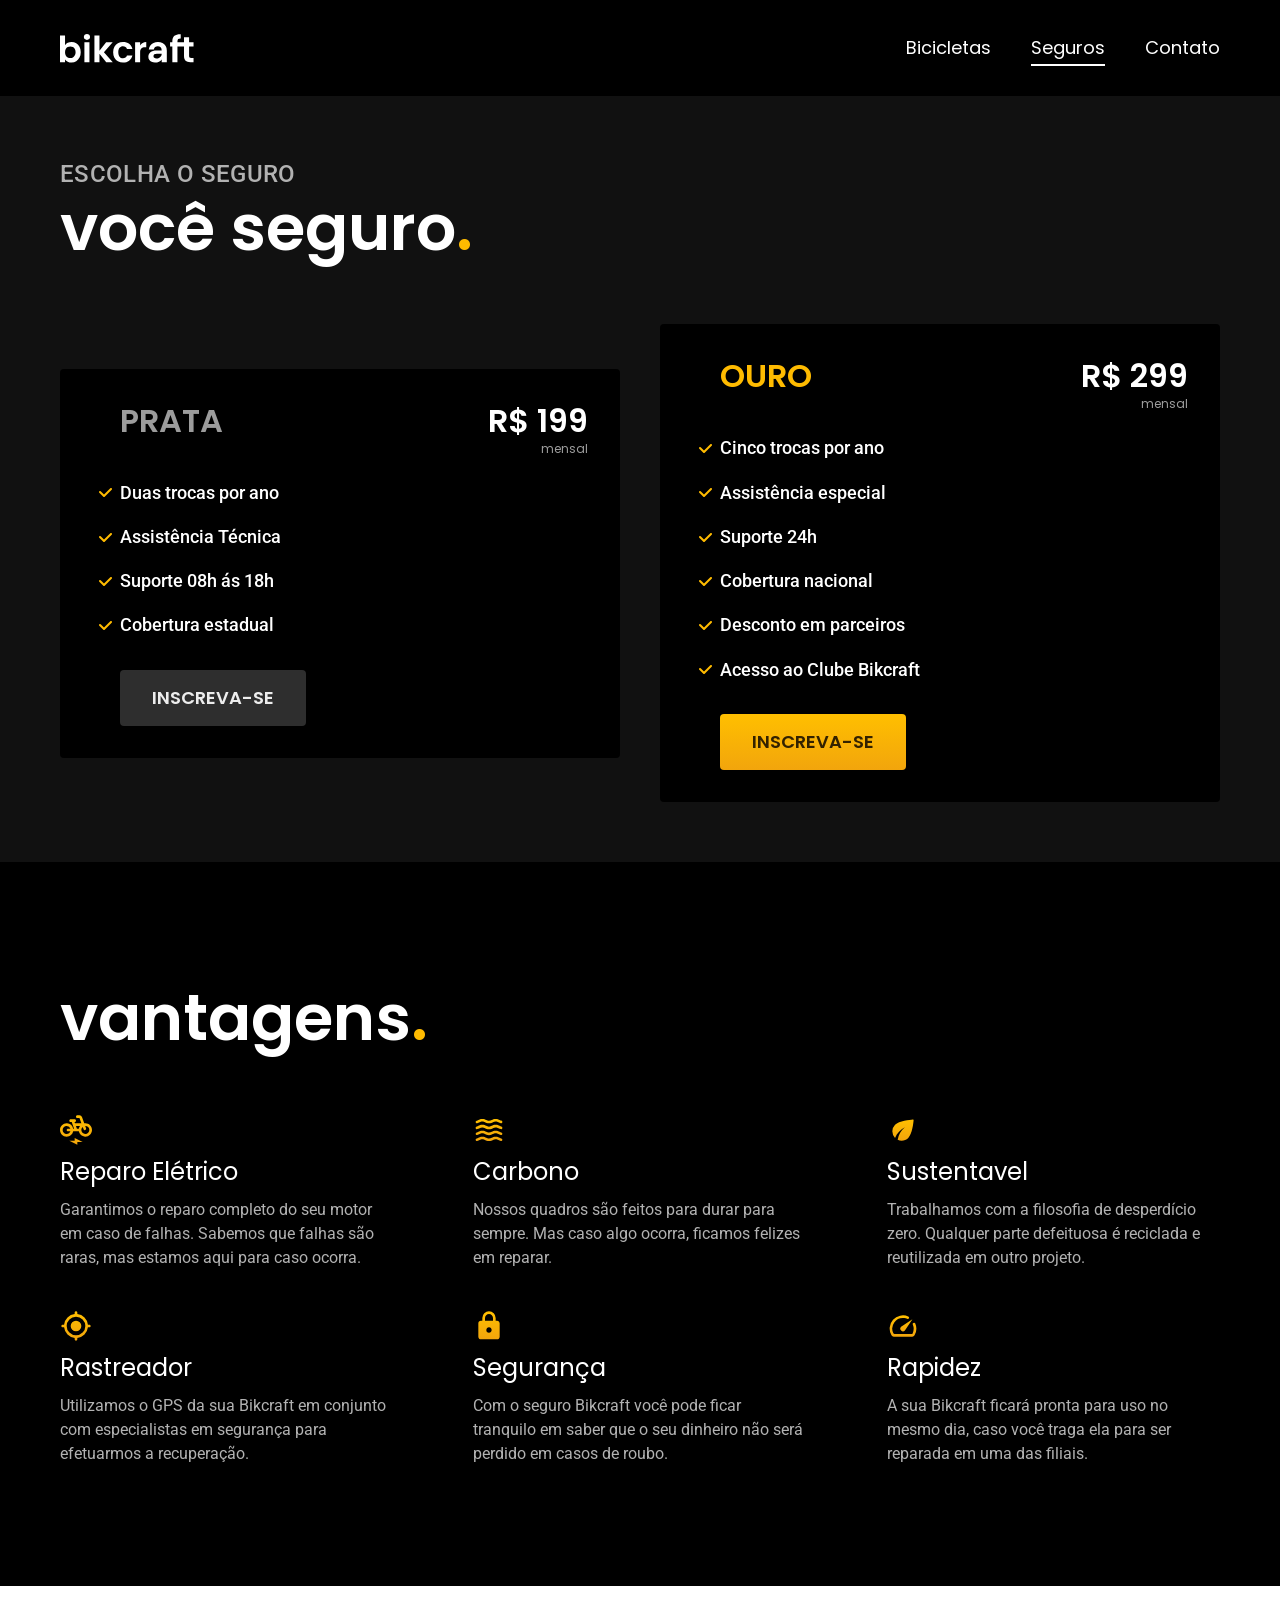
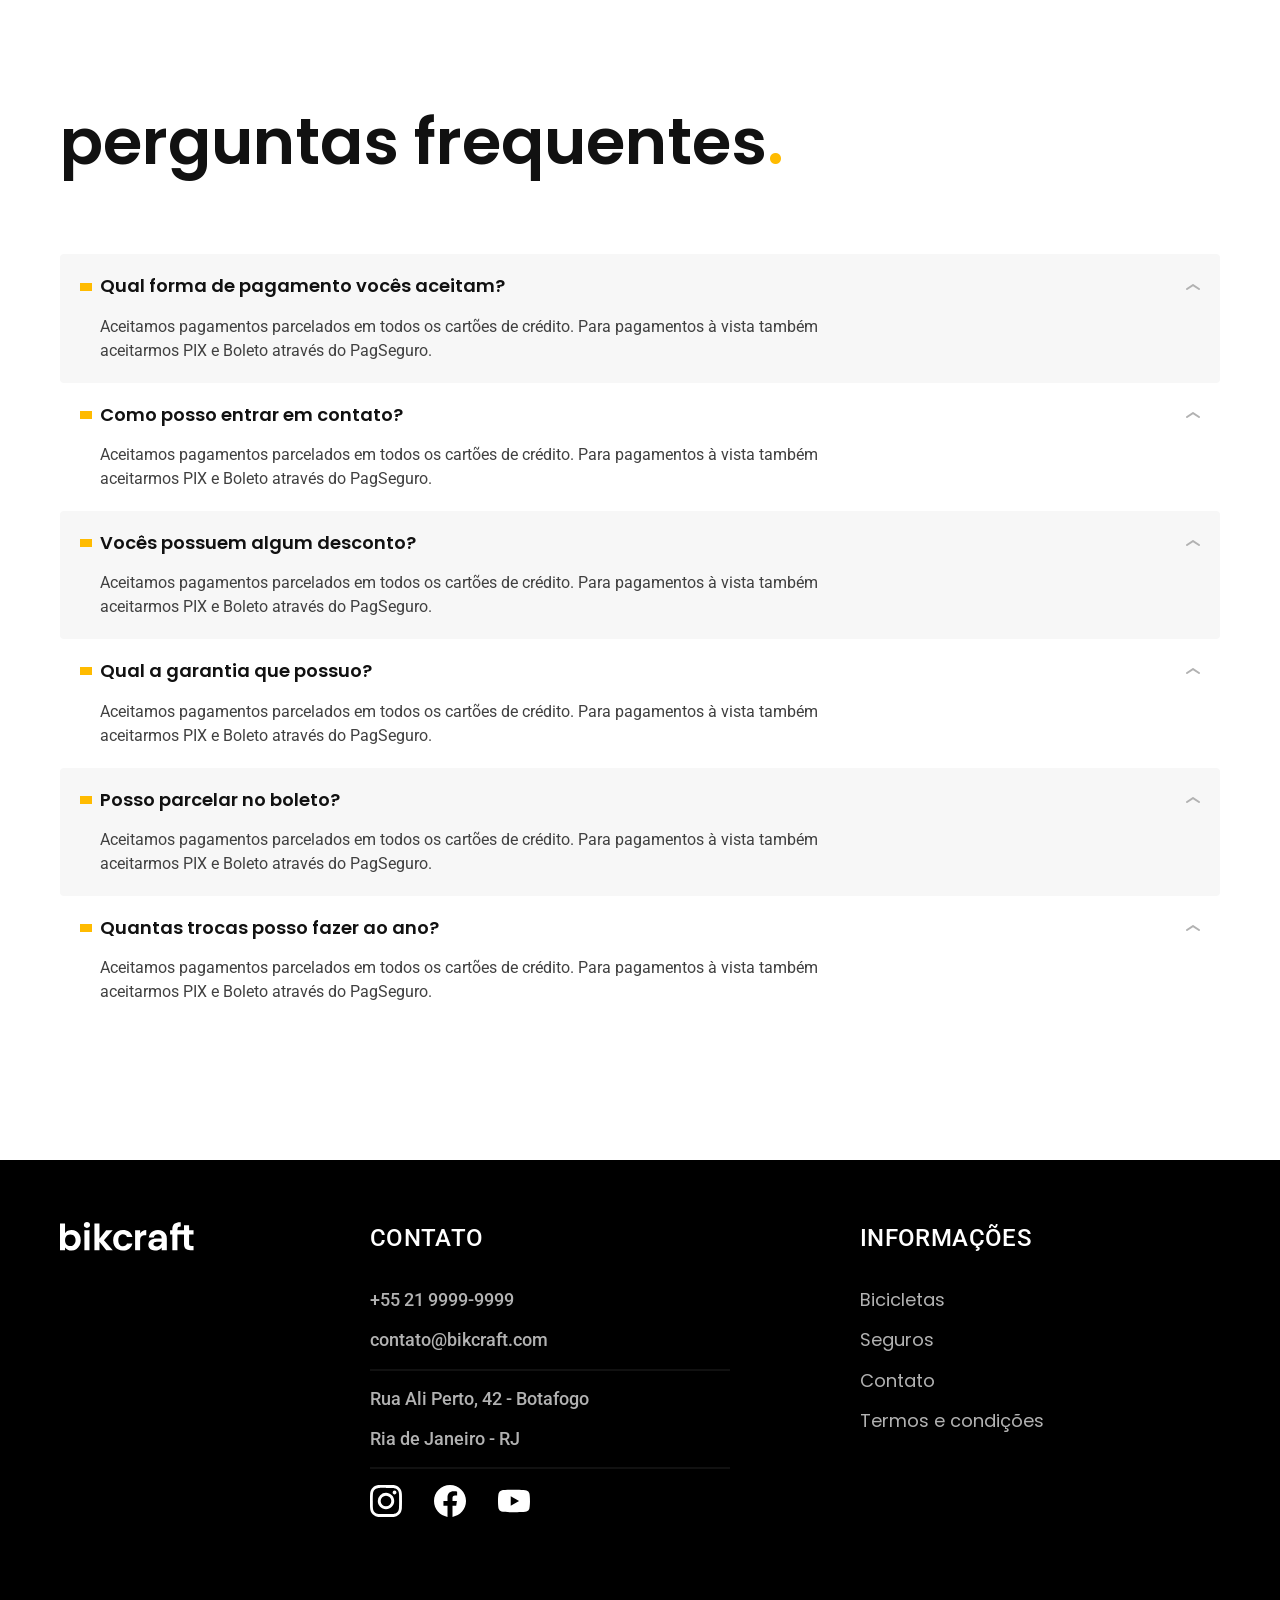
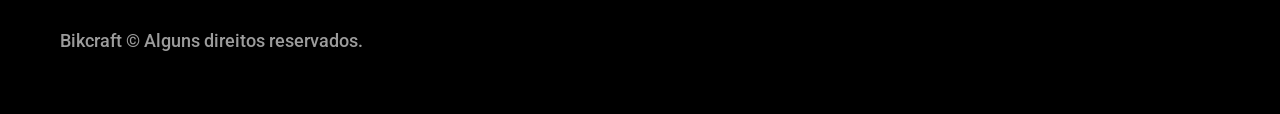
<file: seguros.html>
<!DOCTYPE html>
<html lang="pt-br">
<header>
  <meta charset="UTF-8">
  <meta name="viewport" content="width=device-width, initial-scale=1.0">

  <title>Seguros / Bikcraft</title>
  <meta name="description" content="Termos e Condições.">

  <link rel="preload" href="./css/style.css" as="style">
  <link rel="stylesheet" href="./css/style.css">

  <link rel="preconnect" href="https://fonts.googleapis.com">
  <link rel="preconnect" href="https://fonts.gstatic.com" crossorigin>
  <link href="https://fonts.googleapis.com/css2?family=Merriweather:ital,opsz,wght@0,18..144,300..900;1,18..144,300..900&family=Poppins:wght@400;600&family=Roboto:ital,wght@0,100..900;1,100..900&display=swap" rel="stylesheet">
</header>

<body id="seguros">
  <header class="header-bg">
    <div class="header container">
      <a href="./">
        <img src="./img/bikcraft.svg" alt="Bikcraft">
      </a>

      <nav aria-label="primaria">
        <ul class="header-menu font-1-m cor-0">
          <li><a href="./bicicletas.html">Bicicletas</a></li>
          <li><a href="./seguros.html">Seguros</a></li>
          <li><a href="./contato.html">Contato</a></li>
        </ul>
      </nav>
    </div>
  </header>

  <main class="seguros-bg">
    <div class="titulo-bg">
      <div class="tilulo container">
        <p class="font-2-l-b cor-5">Escolha o seguro</p>
        <h1 class="font-1-xxl cor-0">você seguro<span class="cor-p1">.</span></h1>
      </div>
    </div>

    <div class="seguros container">

      <div class="seguros-item">
        <h3 class="font-1-xl cor-6">PRATA</h3>
        <span class="font-1-xl cor-0">R$ 199 <span class="font-1-xs cor-6">mensal</span></span>
        <ul class="font-2-m cor-0">
          <li>Duas trocas por ano</li>
          <li>Assistência Técnica</li>
          <li>Suporte 08h ás 18h</li>
          <li>Cobertura estadual</li>
        </ul>
        <a class="botao secundario" href="./orcamento.html">inscreva-se</a>
      </div>

      <div class="seguros-item">
        <h3 class="font-1-xl cor-p1">OURO</h3>
        <span class="font-1-xl cor-0">R$ 299 <span class="font-1-xs cor-6">mensal</span></span>
        <ul class="font-2-m cor-0">
          <li>Cinco trocas por ano</li>
          <li>Assistência especial</li>
          <li>Suporte 24h</li>
          <li>Cobertura nacional</li>
          <li>Desconto em parceiros</li>
          <li>Acesso ao Clube Bikcraft</li>
        </ul>
        <a class="botao" href="./orcamento.html">inscreva-se</a>
      </div>
    </div>
  </main>

  <article class="vantagens-bg">
    <div class="vantagens container">
      <h2 class="font-1-xxl cor-0">vantagens<span class="cor-p1">.</span></h2>
      <ul>
        <li>
          <img src="./img/icones/eletrica.svg" alt="">
          <h3 class="font-1-l cor-0">Reparo Elétrico</h3>
          <p class="font-2-s cor-5">Garantimos o reparo completo do seu motor em caso de falhas. Sabemos que falhas são raras, mas estamos aqui para caso ocorra.</p>
        </li>
        <li>
          <img src="./img/icones/carbono.svg" alt="">
          <h3 class="font-1-l cor-0">Carbono</h3>
          <p class="font-2-s cor-5">Nossos quadros são feitos para durar para sempre. Mas caso algo ocorra, ficamos felizes em reparar.</p>
        </li>
        <li>
          <img src="./img/icones/sustentavel.svg" alt="">
          <h3 class="font-1-l cor-0">Sustentavel</h3>
          <p class="font-2-s cor-5">Trabalhamos com a filosofia de desperdício zero. Qualquer parte defeituosa é reciclada e reutilizada em outro projeto.</p>
        </li>
        <li>
          <img src="./img/icones/rastreador.svg" alt="">
          <h3 class="font-1-l cor-0">Rastreador</h3>
          <p class="font-2-s cor-5">Utilizamos o GPS da sua Bikcraft em conjunto com especialistas em segurança para efetuarmos a recuperação.</p>
        </li>
        <li>
          <img src="./img/icones/seguro.svg" alt="">
          <h3 class="font-1-l cor-0">Segurança</h3>
          <p class="font-2-s cor-5">Com o seguro Bikcraft você pode ficar tranquilo em saber que o seu dinheiro não será perdido em casos de roubo.</p>
        </li>
        <li>
          <img src="./img/icones/velocidade.svg" alt="">
          <h3 class="font-1-l cor-0">Rapidez</h3>
          <p class="font-2-s cor-5">A sua Bikcraft ficará pronta para uso no mesmo dia, caso você traga ela para ser reparada em uma das filiais.</p>
        </li>
      </ul>
    </div>
  </article>

  <article class="perguntas container">
    <h2 class="font-1-xxl">perguntas frequentes<span class="cor-p1">.</span></h2>

    <dl>
      <div>
        <dt class="font-1-m-b">Qual forma de pagamento vocês aceitam?</dt>
        <dd class="font-2-s cor-9">Aceitamos pagamentos parcelados em todos os cartões de crédito. Para pagamentos à vista também aceitarmos PIX e Boleto através do PagSeguro.</dd>
      </div>
      <div>
        <dt class="font-1-m-b">Como posso entrar em contato?</dt>
        <dd class="font-2-s cor-9">Aceitamos pagamentos parcelados em todos os cartões de crédito. Para pagamentos à vista também aceitarmos PIX e Boleto através do PagSeguro.</dd>
      </div>
      <div>
        <dt class="font-1-m-b">Vocês possuem algum desconto?</dt>
        <dd class="font-2-s cor-9">Aceitamos pagamentos parcelados em todos os cartões de crédito. Para pagamentos à vista também aceitarmos PIX e Boleto através do PagSeguro.</dd>
      </div>
      <div>
        <dt class="font-1-m-b">Qual a garantia que possuo?</dt>
        <dd class="font-2-s cor-9">Aceitamos pagamentos parcelados em todos os cartões de crédito. Para pagamentos à vista também aceitarmos PIX e Boleto através do PagSeguro.</dd>
      </div>
      <div>
        <dt class="font-1-m-b">Posso parcelar no boleto?</dt>
        <dd class="font-2-s cor-9">Aceitamos pagamentos parcelados em todos os cartões de crédito. Para pagamentos à vista também aceitarmos PIX e Boleto através do PagSeguro.</dd>
      </div>
      <div>
        <dt class="font-1-m-b">Quantas trocas posso fazer ao ano?</dt>
        <dd class="font-2-s cor-9">Aceitamos pagamentos parcelados em todos os cartões de crédito. Para pagamentos à vista também aceitarmos PIX e Boleto através do PagSeguro.</dd>
      </div>
    </dl>
  </article>

  <footer class="footer-bg">
    <div class="footer container">
      <img src="./img/bikcraft.svg" width="136" height="32" alt="Bikcraft">
      <div class="footer-contato">
        <h3 class="font-2-l-b cor-0">Contato</h3>
        <ul class="cor-5 font-2-m">
          <li><a href="tel:+552199999999">+55 21 9999-9999</a></li>
          <li><a href="mailto:contato@bikcraft.com">contato@bikcraft.com</a></li>
          <li>Rua Ali Perto, 42 - Botafogo</li>
          <li>Ria de Janeiro - RJ</li>
          <ul class="footer-redes">
            <a href="">
              <img src="./img/redes/instagram.svg" width="32" height="32" alt="alt=" Instagram"">
            </a>
            <a href="">
              <img src="./img/redes/facebook.svg" width="32" height="32" alt="Facebook">
            </a>
            <a href="">
              <img src="./img/redes/youtube.svg" width="32" height="32" alt="Youtube">
            </a>
          </ul>
        </ul>
      </div>
      <div class="footer-informacoes">
        <h3 class="font-2-l-b cor-0">Informações</h3>
        <nav>
          <ul class="font-1-m cor-5">
            <li><a href="./bicicletas.html">Bicicletas</a></li>
            <li><a href="./seguros.html">Seguros</a></li>
            <li><a href="./contato.html">Contato</a></li>
            <li><a href="./termos.html">Termos e condições</a></li>
          </ul>
        </nav>
      </div>
      <p class="footer-copy font-2-m cor-6">Bikcraft © Alguns direitos reservados.</p>
    </div>
  </footer>
  <script src="./js/script.js"></script>
</body>

</html>
</file>
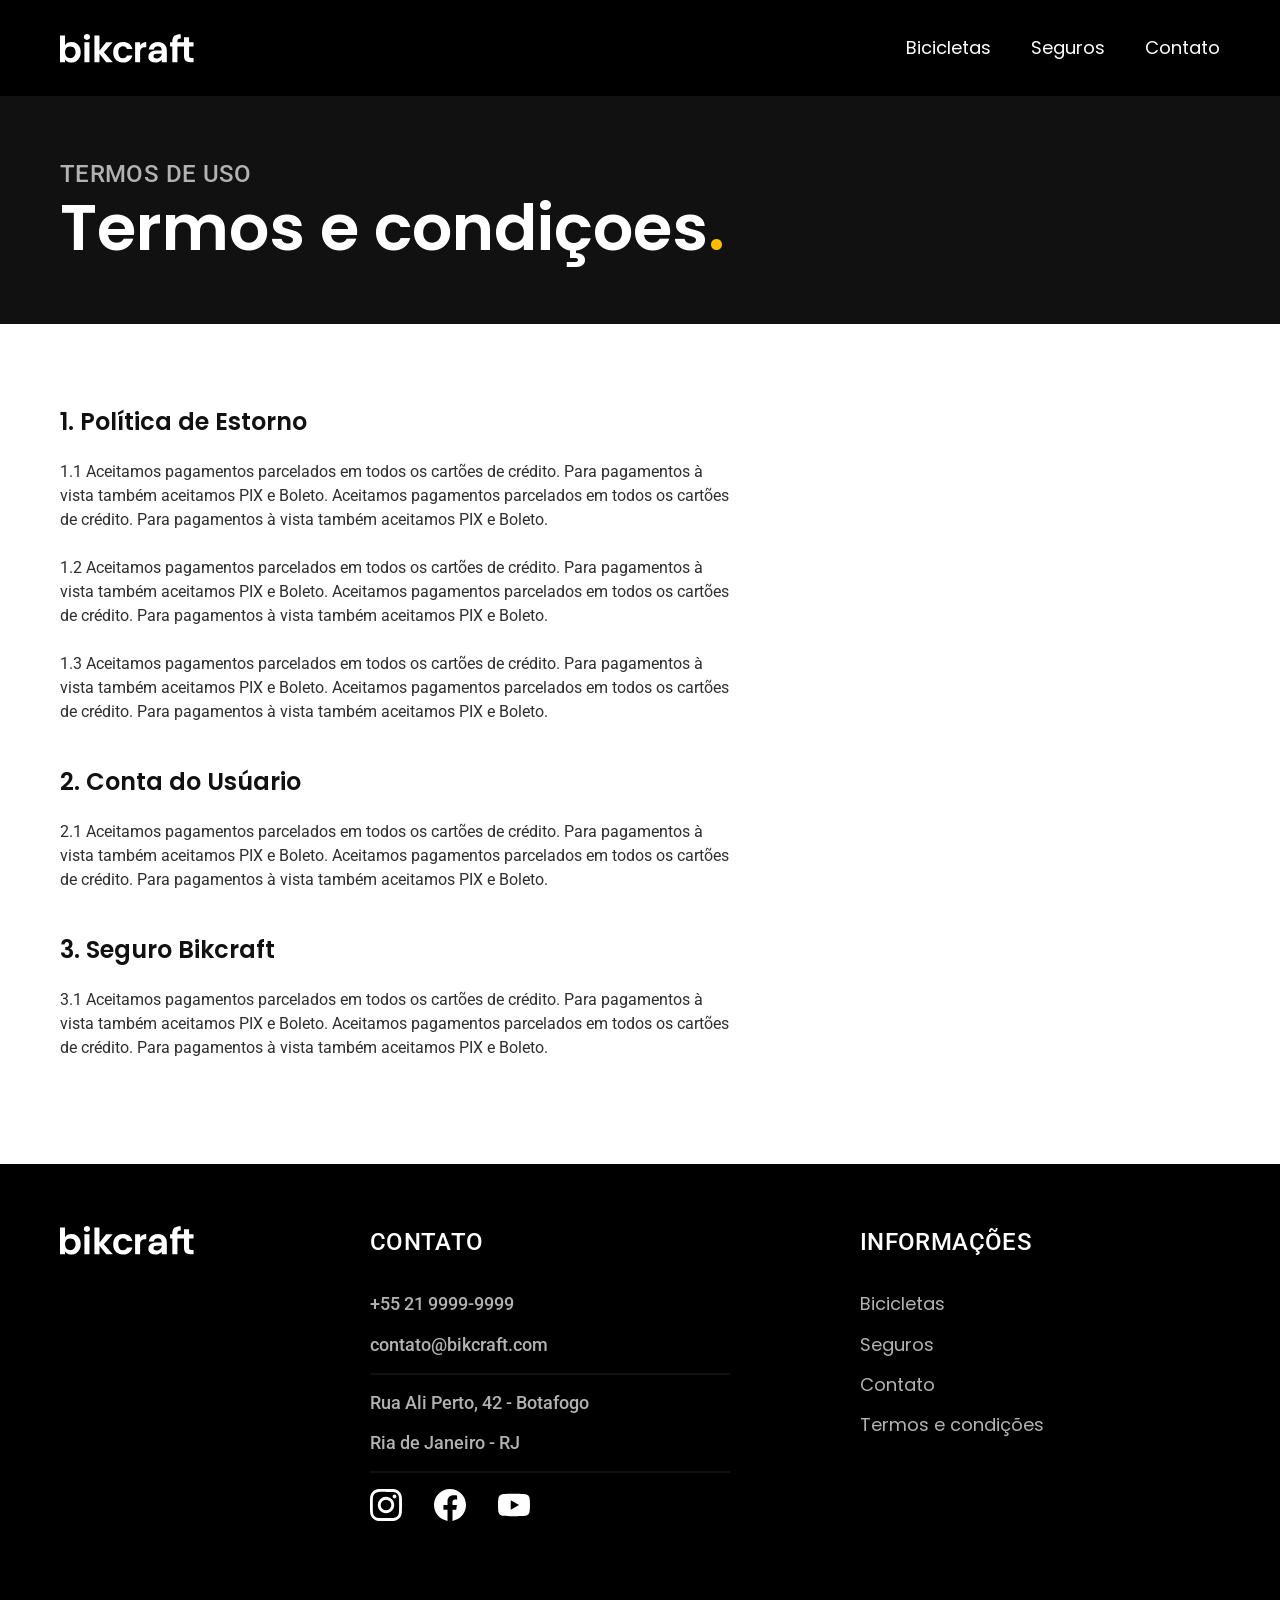
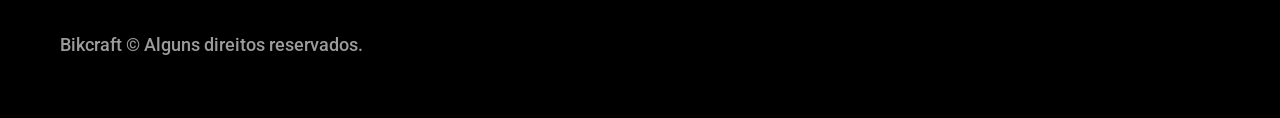
<file: termos.html>
<!DOCTYPE html>
<html lang="pt-br">
<header>
  <meta charset="UTF-8">
  <meta name="viewport" content="width=device-width, initial-scale=1.0">

  <title>Termos e Condições / Bikcraft</title>
  <meta name="description" content="Termos e Condições.">

  <link rel="preload" href="./css/style.css" as="style">
  <link rel="stylesheet" href="./css/style.css">

  <link rel="preconnect" href="https://fonts.googleapis.com">
  <link rel="preconnect" href="https://fonts.gstatic.com" crossorigin>
  <link href="https://fonts.googleapis.com/css2?family=Merriweather:ital,opsz,wght@0,18..144,300..900;1,18..144,300..900&family=Poppins:wght@400;600&family=Roboto:ital,wght@0,100..900;1,100..900&display=swap" rel="stylesheet">
</header>

<body id="termos">
  <header class="header-bg">
    <div class="header container">
      <a href="./">
        <img src="./img/bikcraft.svg" alt="Bikcraft">
      </a>

      <nav aria-label="primaria">
        <ul class="header-menu font-1-m cor-0">
          <li><a href="./bicicletas.html">Bicicletas</a></li>
          <li><a href="./seguros.html">Seguros</a></li>
          <li><a href="./contato.html">Contato</a></li>
        </ul>
      </nav>
    </div>
  </header>

  <main>
    <div class="titulo-bg">
      <div class="tilulo container">
        <p class="font-2-l-b cor-5">Termos de uso</p>
        <h1 class="font-1-xxl cor-0">Termos e condiçoes<span class="cor-p1">.</span></h1>
      </div>
    </div>

    <div class="termos font-2-s cor-10 container">
      <h2 class="font-1-l cor-11">1. Política de Estorno</h2>
      <p>1.1 Aceitamos pagamentos parcelados em todos os cartões de crédito. Para pagamentos à vista também aceitamos PIX e Boleto. Aceitamos pagamentos parcelados em todos os cartões de crédito. Para pagamentos à vista também aceitamos PIX e Boleto.</p>
      <p>1.2 Aceitamos pagamentos parcelados em todos os cartões de crédito. Para pagamentos à vista também aceitamos PIX e Boleto. Aceitamos pagamentos parcelados em todos os cartões de crédito. Para pagamentos à vista também aceitamos PIX e Boleto.</p>
      <p>1.3 Aceitamos pagamentos parcelados em todos os cartões de crédito. Para pagamentos à vista também aceitamos PIX e Boleto. Aceitamos pagamentos parcelados em todos os cartões de crédito. Para pagamentos à vista também aceitamos PIX e Boleto.</p>
      <h2 class="font-1-l cor-11">2. Conta do Usúario</h2>
      <p>2.1 Aceitamos pagamentos parcelados em todos os cartões de crédito. Para pagamentos à vista também aceitamos PIX e Boleto. Aceitamos pagamentos parcelados em todos os cartões de crédito. Para pagamentos à vista também aceitamos PIX e Boleto.</p>
      <h2 class="font-1-l cor-11">3. Seguro Bikcraft</h2>
      <p>3.1 Aceitamos pagamentos parcelados em todos os cartões de crédito. Para pagamentos à vista também aceitamos PIX e Boleto. Aceitamos pagamentos parcelados em todos os cartões de crédito. Para pagamentos à vista também aceitamos PIX e Boleto.</p>
    </div>
  </main>

  <footer class="footer-bg">
    <div class="footer container">
      <img src="./img/bikcraft.svg" width="136" height="32" alt="Bikcraft">
      <div class="footer-contato">
        <h3 class="font-2-l-b cor-0">Contato</h3>
        <ul class="cor-5 font-2-m">
          <li><a href="tel:+552199999999">+55 21 9999-9999</a></li>
          <li><a href="mailto:contato@bikcraft.com">contato@bikcraft.com</a></li>
          <li>Rua Ali Perto, 42 - Botafogo</li>
          <li>Ria de Janeiro - RJ</li>
          <ul class="footer-redes">
            <a href="">
              <img src="./img/redes/instagram.svg" width="32" height="32" alt="alt=" Instagram"">
            </a>
            <a href="">
              <img src="./img/redes/facebook.svg" width="32" height="32" alt="Facebook">
            </a>
            <a href="">
              <img src="./img/redes/youtube.svg" width="32" height="32" alt="Youtube">
            </a>
          </ul>
        </ul>
      </div>
      <div class="footer-informacoes">
        <h3 class="font-2-l-b cor-0">Informações</h3>
        <nav>
          <ul class="font-1-m cor-5">
            <li><a href="./bicicletas.html">Bicicletas</a></li>
            <li><a href="./seguros.html">Seguros</a></li>
            <li><a href="./contato.html">Contato</a></li>
            <li><a href="./termos.html">Termos e condições</a></li>
          </ul>
        </nav>
      </div>
      <p class="footer-copy font-2-m cor-6">Bikcraft © Alguns direitos reservados.</p>
    </div>
  </footer>
  <script src="./js/script.js"></script>
</body>

</html>
</file>
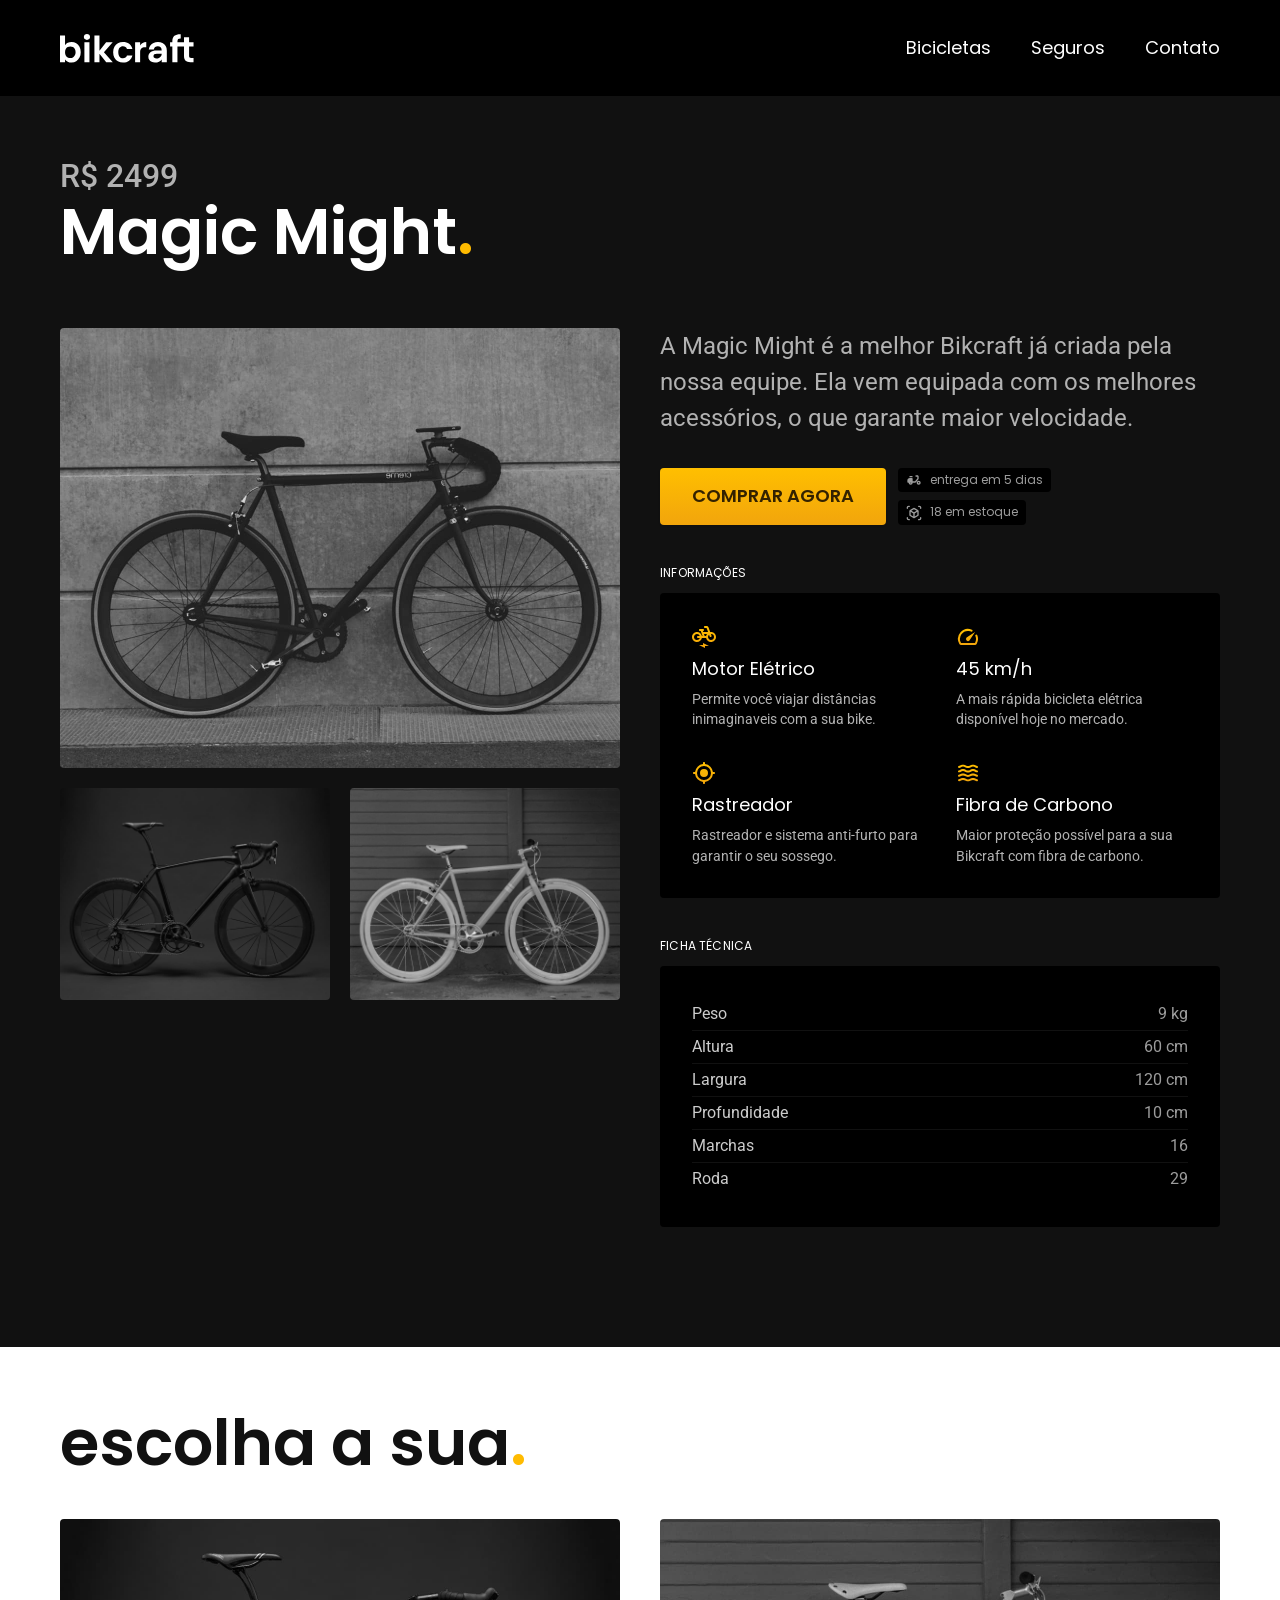
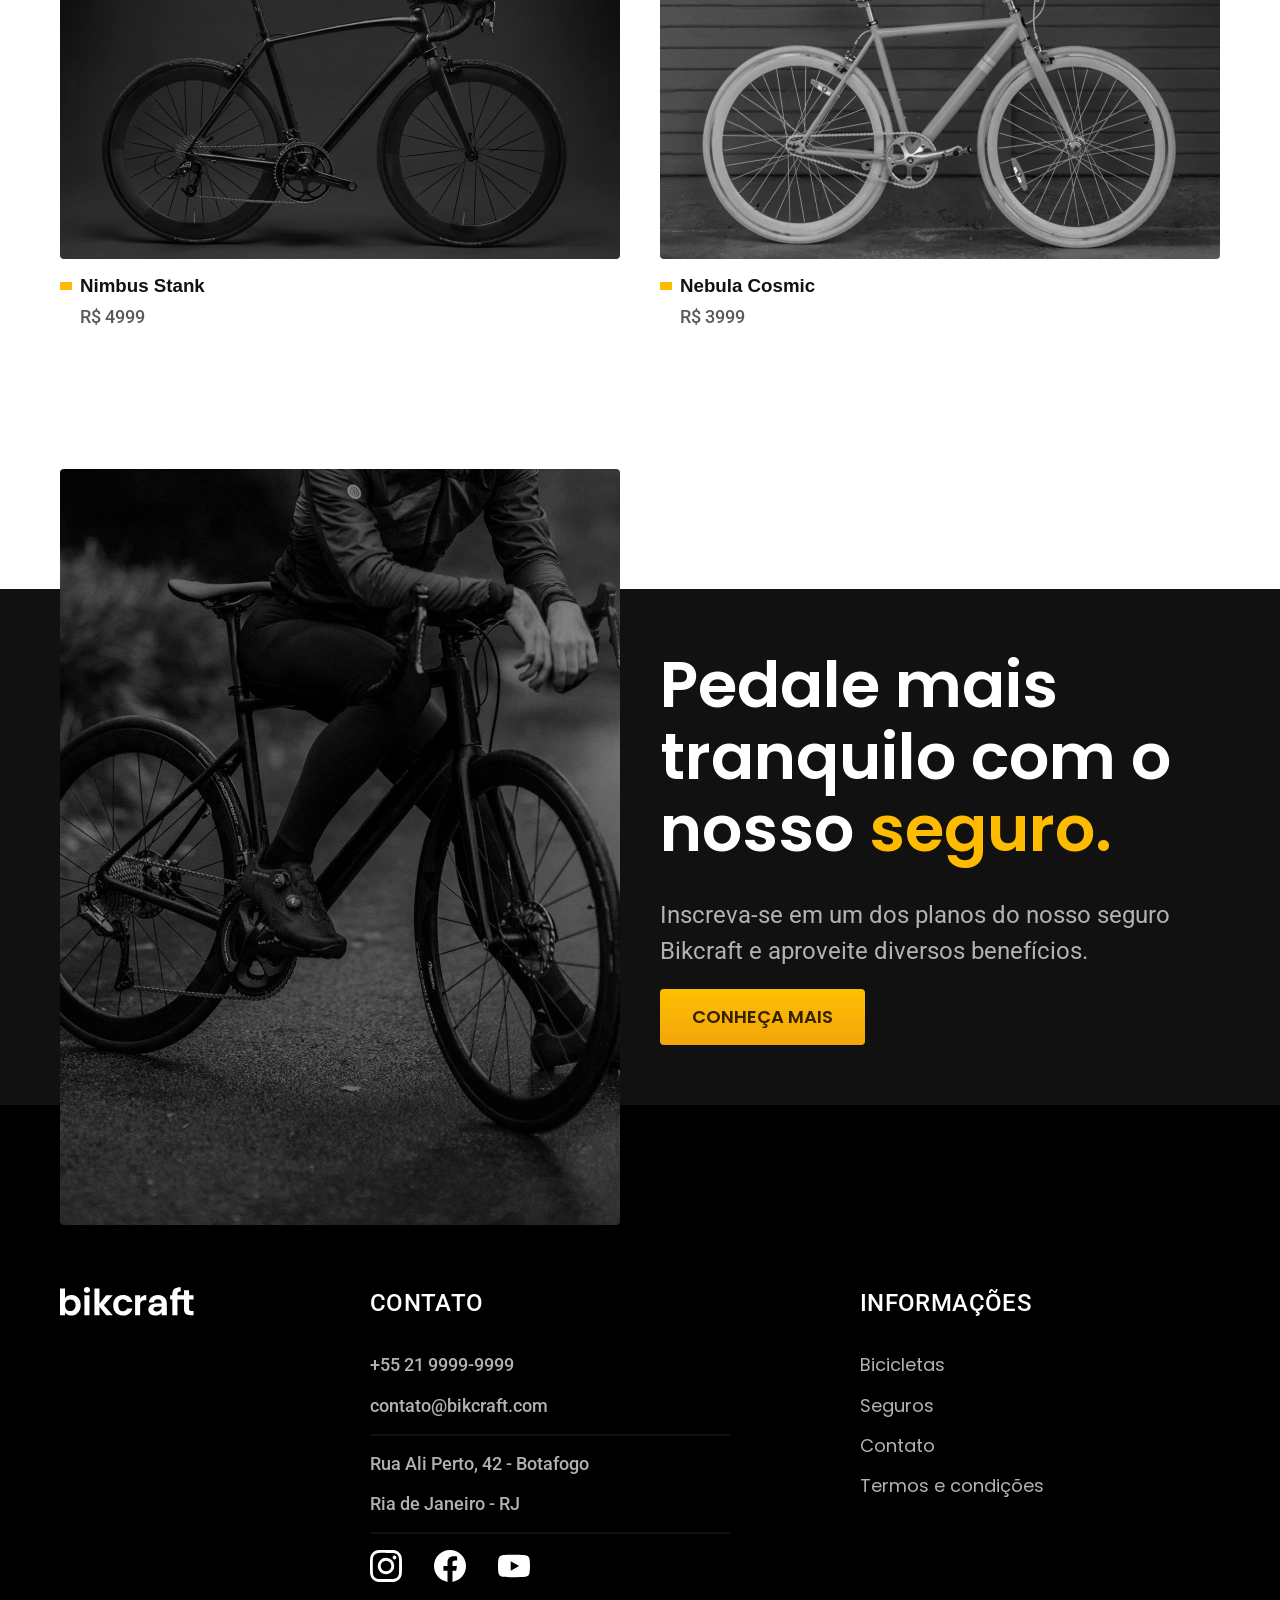
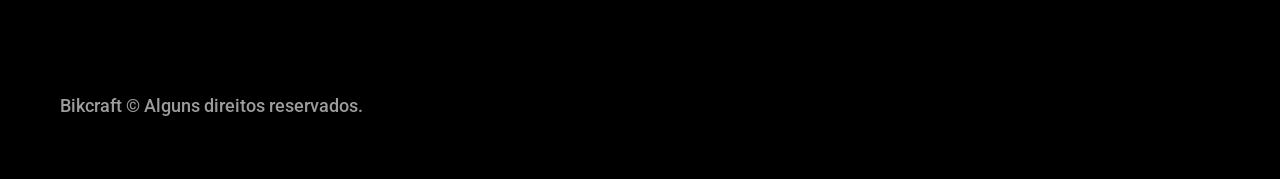
<file: bicicletas/magic.html>
<!DOCTYPE html>
<html lang="pt-br">
<header>
  <meta charset="UTF-8">
  <meta name="viewport" content="width=device-width, initial-scale=1.0">

  <title>Magic / Bikcraft</title>
  <meta name="description" content="Termos e Condições.">

  <link rel="stylesheet" href="../css/style.css">

  <link rel="preconnect" href="https://fonts.googleapis.com">
  <link rel="preconnect" href="https://fonts.gstatic.com" crossorigin>
  <link href="https://fonts.googleapis.com/css2?family=Merriweather:ital,opsz,wght@0,18..144,300..900;1,18..144,300..900&family=Poppins:wght@400;600&family=Roboto:ital,wght@0,100..900;1,100..900&display=swap" rel="stylesheet">
</header>

<body id="bicicleta">
  <header class="header-bg">
    <div class="header container">
      <a href="../">
        <img src="../img/bikcraft.svg" alt="Bikcraft">
      </a>

      <nav aria-label="primaria">
        <ul class="header-menu font-1-m cor-0">
          <li><a href="../bicicletas.html">Bicicletas</a></li>
          <li><a href="../seguros.html">Seguros</a></li>
          <li><a href="../contato.html">Contato</a></li>
        </ul>
      </nav>
    </div>
  </header>

  <main class="titulo-bg">
    <div>
      <div class="tilulo container">
        <p class="font-2-xl cor-5">R$ 2499</p>
        <h1 class="font-1-xxl cor-0">Magic Might<span class="cor-p1">.</span></h1>
      </div>
    </div>
    <div class="bicicleta container">
      <div class="bicicleta-imagens">
        <img src="../img/bicicleta/nimbus2.jpg" alt="">
        <img src="../img/bicicleta/nimbus1.jpg" alt="">
        <img src="../img/bicicleta/nimbus3.jpg" alt="">
      </div>
      <div class="bicicleta-conteudo">
        <p class="font-2-l cor-5">A Magic Might é a melhor Bikcraft já criada pela nossa equipe. Ela vem equipada com os melhores acessórios, o que garante maior velocidade.</p>
        <div class="bicicleta-comprar">
          <a class="botao" href="../orcamento.html">Comprar Agora</a>
          <span class="font-1-xs cor-6"><img src="../img/icones/entrega.svg" alt=""> entrega em 5 dias</span>
          <span class="font-1-xs cor-6"><img src="../img/icones/estoque.svg" alt=""> 18 em estoque</span>
        </div>

        <h2 class="font-1-xs cor-0">Informações</h2>
        <ul class="bicicleta-informacoes">
          <li>
            <img src="../img/icones/eletrica.svg" alt="">
            <h3 class="font-1-m cor-0">Motor Elétrico</h3>
            <p class="font-2-xs cor-5">Permite você viajar distâncias inimaginaveis com a sua bike.</p>
          </li>
          <li>
            <img src="../img/icones/velocidade.svg" alt="">
            <h3 class="font-1-m cor-0">45 km/h</h3>
            <p class="font-2-xs cor-5">A mais rápida bicicleta elétrica disponível hoje no mercado.</p>
          </li>
          <li>
            <img src="../img/icones/rastreador.svg" alt="">
            <h3 class="font-1-m cor-0">Rastreador</h3>
            <p class="font-2-xs cor-5">Rastreador e sistema anti-furto para garantir o seu sossego.</p>
          </li>
          <li>
            <img src="../img/icones/carbono.svg" alt="">
            <h3 class="font-1-m cor-0">Fibra de Carbono</h3>
            <p class="font-2-xs cor-5">Maior proteção possível para a sua Bikcraft com fibra de carbono.</p>
          </li>
        </ul>
        <h2 class="font-1-xs cor-0">Ficha Técnica</h2>
        <ul class="bicicleta-ficha font-2-s cor-4">
          <li>Peso <span>9 kg</span></li>
          <li>Altura <span> 60 cm</span></li>
          <li>Largura <span>120 cm</span></li>
          <li>Profundidade <span>10 cm</span></li>
          <li>Marchas <span>16</span></li>
          <li>Roda <span>29</span></li>
        </ul>
      </div>
    </div>
  </main>

  <article class="bicicletas-lista container">
    <h2 class=" font-1-xxl">escolha a sua<span class="cor-p1">.</span>
    </h2>

    <ul>
      <li>
        <a href="./nimbus.html">
          <img src="../img/bicicletas/nimbus.jpg" alt="Bicicleta preta">
          <h3 class="fon-1-xl">Nimbus Stank</h3>
          <span class="font-2-m cor-8">R$ 4999</span>
        </a>
      </li>
      <li>
        <a href="./nebula.html">
          <img src="../img/bicicletas/nebula.jpg" alt="Bicicleta preta">
          <h3 class="fon-1-xl">Nebula Cosmic</h3>
          <span class="font-2-m cor-8">R$ 3999</span>
        </a>
      </li>
    </ul>
  </article>

  <article class="seguro-bg">
    <div class="seguro container">
      <div class="seguro-imagem">
        <img src="../img/fotos/seguros.jpg" alt="Pessoa parada em cima de uma bicicleta.">
      </div>
      <div class="seguro-conteudo">
        <h2 class="font-1-xxl cor-0">Pedale mais tranquilo com o nosso <span class="cor-p1">seguro.</span></h2>
        <p class="font-2-l cor-5">Inscreva-se em um dos planos do nosso seguro Bikcraft e aproveite diversos benefícios.</p>
        <a class="botao" href="../seguros.html">Conheça Mais</a>
      </div>
    </div>
  </article>

  <footer class="footer-bg">
    <div class="footer container">
      <img src="../img/bikcraft.svg" alt="Bikcraft">
      <div class="footer-contato">
        <h3 class="font-2-l-b cor-0">Contato</h3>
        <ul class="cor-5 font-2-m">
          <li><a href="tel:+552199999999">+55 21 9999-9999</a></li>
          <li><a href="mailto:contato@bikcraft.com">contato@bikcraft.com</a></li>
          <li>Rua Ali Perto, 42 - Botafogo</li>
          <li>Ria de Janeiro - RJ</li>
          <ul class="footer-redes">
            <a href="">
              <img src="../img/redes/instagram.svg" alt="alt=" Instagram"">
            </a>
            <a href="">
              <img src="../img/redes/facebook.svg" alt="Facebook">
            </a>
            <a href="">
              <img src="../img/redes/youtube.svg" alt="Youtube">
            </a>
          </ul>
        </ul>
      </div>
      <div class="footer-informacoes">
        <h3 class="font-2-l-b cor-0">Informações</h3>
        <nav>
          <ul class="font-1-m cor-5">
            <li><a href="../bicicletas.html">Bicicletas</a></li>
            <li><a href="../seguros.html">Seguros</a></li>
            <li><a href="../contato.html">Contato</a></li>
            <li><a href="../termos.html">Termos e condições</a></li>
          </ul>
        </nav>
      </div>
      <p class="footer-copy font-2-m cor-6">Bikcraft © Alguns direitos reservados.</p>
    </div>
  </footer>
  <script src="../js/script.js"></script>
</body>

</html>
</file>
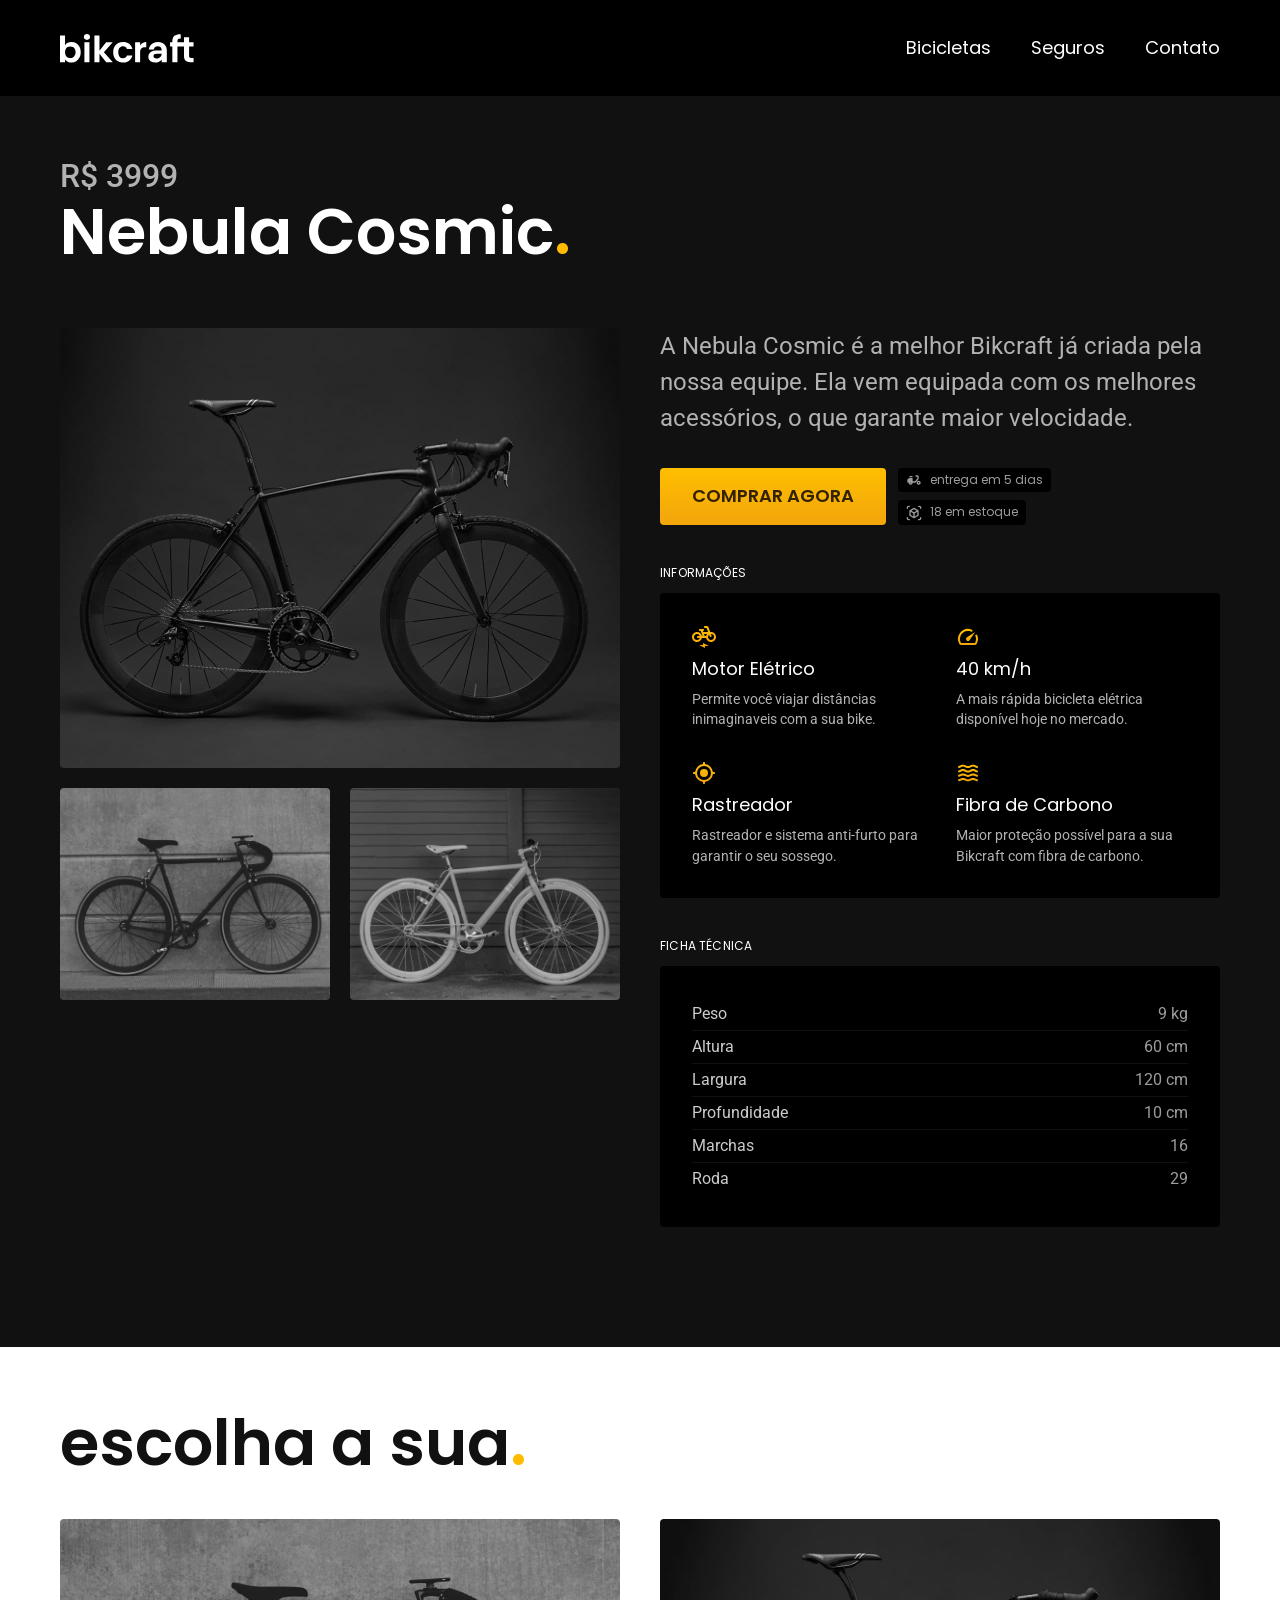
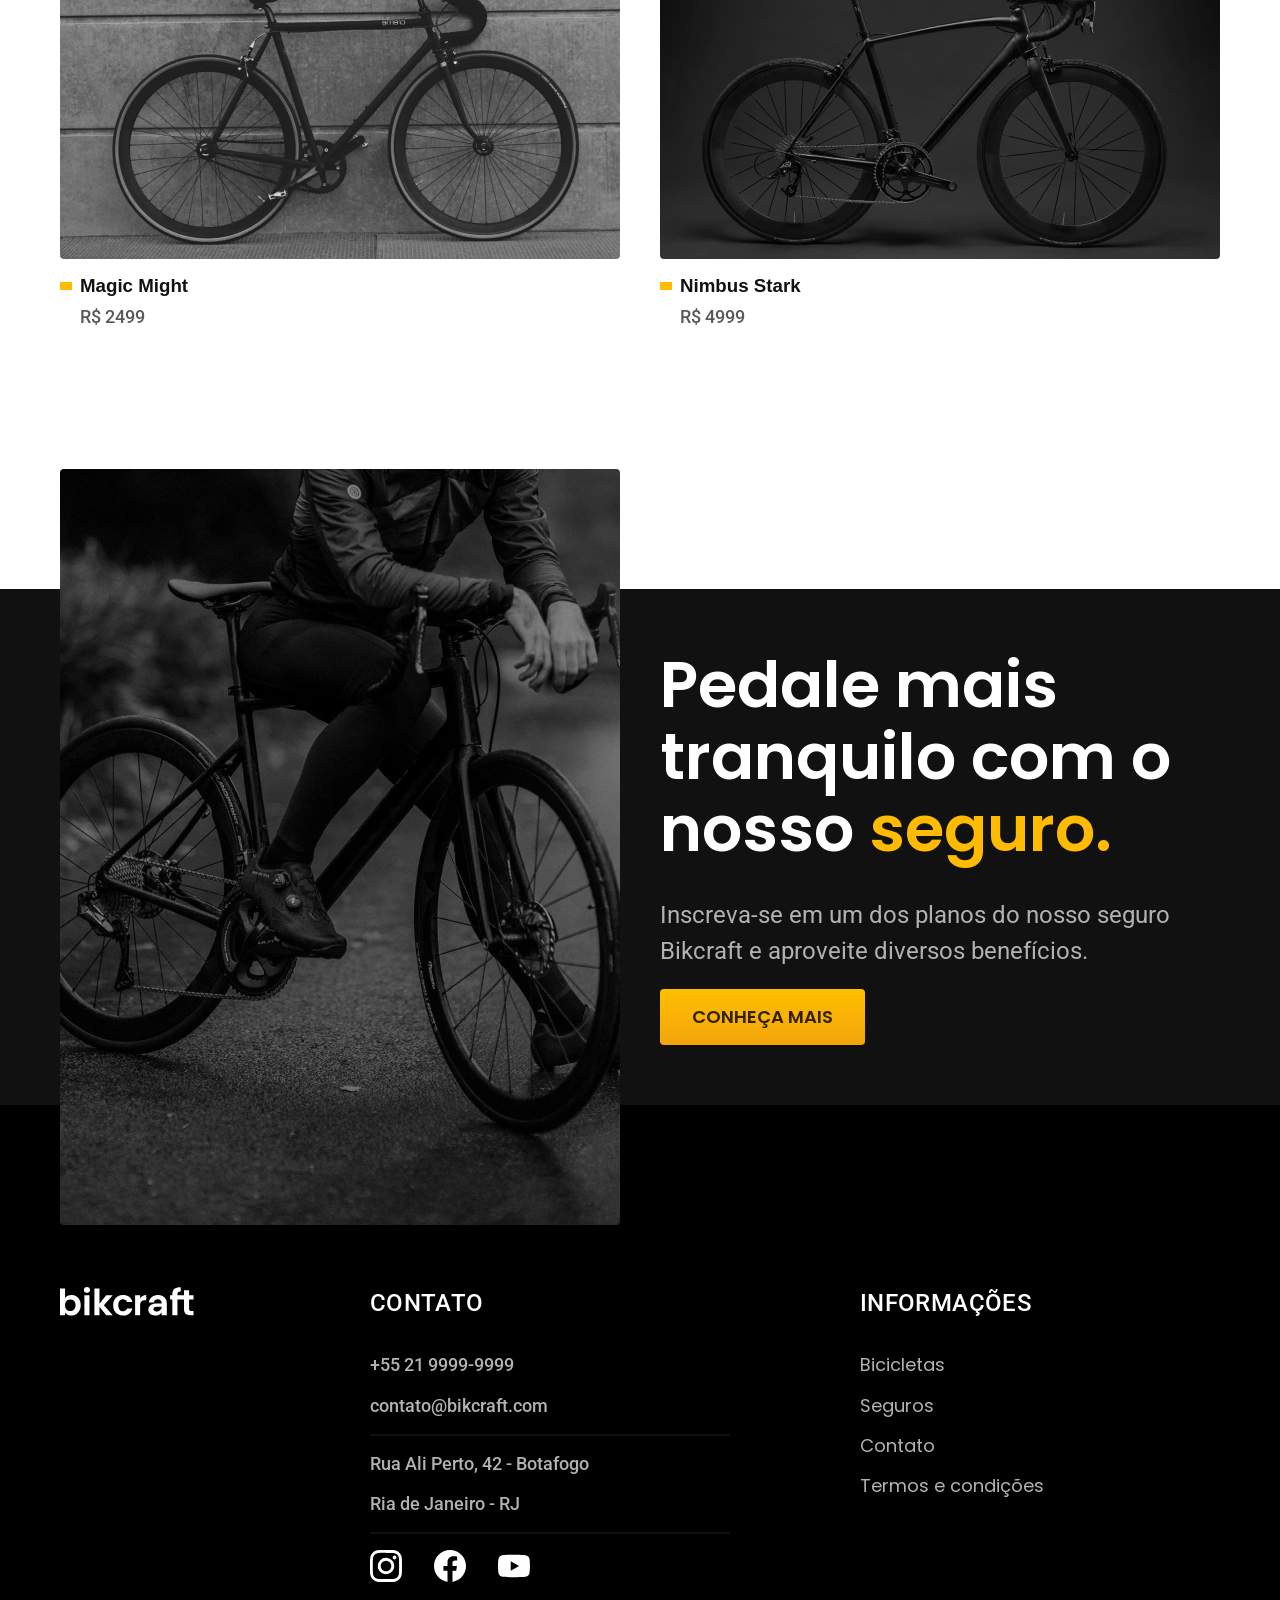
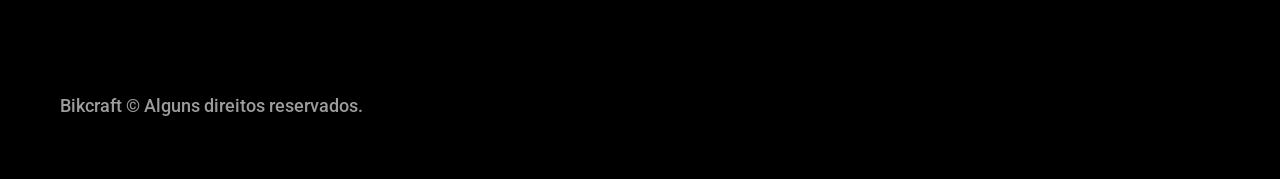
<file: bicicletas/nebula.html>
<!DOCTYPE html>
<html lang="pt-br">
<header>
  <meta charset="UTF-8">
  <meta name="viewport" content="width=device-width, initial-scale=1.0">

  <title>Nebula / Bikcraft</title>
  <meta name="description" content="Termos e Condições.">

  <link rel="stylesheet" href="../css/style.css">

  <link rel="preconnect" href="https://fonts.googleapis.com">
  <link rel="preconnect" href="https://fonts.gstatic.com" crossorigin>
  <link href="https://fonts.googleapis.com/css2?family=Merriweather:ital,opsz,wght@0,18..144,300..900;1,18..144,300..900&family=Poppins:wght@400;600&family=Roboto:ital,wght@0,100..900;1,100..900&display=swap" rel="stylesheet">
</header>

<body id="bicicleta">
  <header class="header-bg">
    <div class="header container">
      <a href="../">
        <img src="../img/bikcraft.svg" alt="Bikcraft">
      </a>

      <nav aria-label="primaria">
        <ul class="header-menu font-1-m cor-0">
          <li><a href="../bicicletas.html">Bicicletas</a></li>
          <li><a href="../seguros.html">Seguros</a></li>
          <li><a href="../contato.html">Contato</a></li>
        </ul>
      </nav>
    </div>
  </header>

  <main class="titulo-bg">
    <div>
      <div class="tilulo container">
        <p class="font-2-xl cor-5">R$ 3999</p>
        <h1 class="font-1-xxl cor-0">Nebula Cosmic<span class="cor-p1">.</span></h1>
      </div>
    </div>
    <div class="bicicleta container">
      <div class="bicicleta-imagens">
        <img src="../img/bicicleta/nimbus1.jpg" alt="">
        <img src="../img/bicicleta/nimbus2.jpg" alt="">
        <img src="../img/bicicleta/nimbus3.jpg" alt="">
      </div>
      <div class="bicicleta-conteudo">
        <p class="font-2-l cor-5">A Nebula Cosmic é a melhor Bikcraft já criada pela nossa equipe. Ela vem equipada com os melhores acessórios, o que garante maior velocidade.</p>
        <div class="bicicleta-comprar">
          <a class="botao" href="../orcamento.html">Comprar Agora</a>
          <span class="font-1-xs cor-6"><img src="../img/icones/entrega.svg" alt=""> entrega em 5 dias</span>
          <span class="font-1-xs cor-6"><img src="../img/icones/estoque.svg" alt=""> 18 em estoque</span>
        </div>

        <h2 class="font-1-xs cor-0">Informações</h2>
        <ul class="bicicleta-informacoes">
          <li>
            <img src="../img/icones/eletrica.svg" alt="">
            <h3 class="font-1-m cor-0">Motor Elétrico</h3>
            <p class="font-2-xs cor-5">Permite você viajar distâncias inimaginaveis com a sua bike.</p>
          </li>
          <li>
            <img src="../img/icones/velocidade.svg" alt="">
            <h3 class="font-1-m cor-0">40 km/h</h3>
            <p class="font-2-xs cor-5">A mais rápida bicicleta elétrica disponível hoje no mercado.</p>
          </li>
          <li>
            <img src="../img/icones/rastreador.svg" alt="">
            <h3 class="font-1-m cor-0">Rastreador</h3>
            <p class="font-2-xs cor-5">Rastreador e sistema anti-furto para garantir o seu sossego.</p>
          </li>
          <li>
            <img src="../img/icones/carbono.svg" alt="">
            <h3 class="font-1-m cor-0">Fibra de Carbono</h3>
            <p class="font-2-xs cor-5">Maior proteção possível para a sua Bikcraft com fibra de carbono.</p>
          </li>
        </ul>
        <h2 class="font-1-xs cor-0">Ficha Técnica</h2>
        <ul class="bicicleta-ficha font-2-s cor-4">
          <li>Peso <span>9 kg</span></li>
          <li>Altura <span> 60 cm</span></li>
          <li>Largura <span>120 cm</span></li>
          <li>Profundidade <span>10 cm</span></li>
          <li>Marchas <span>16</span></li>
          <li>Roda <span>29</span></li>
        </ul>
      </div>
    </div>
  </main>

  <article class="bicicletas-lista container">
    <h2 class=" font-1-xxl">escolha a sua<span class="cor-p1">.</span>
    </h2>

    <ul>
      <li>
        <a href="./magic.html">
          <img src="../img/bicicletas/magic.jpg" alt="Bicicleta preta">
          <h3 class="fon-1-xl">Magic Might</h3>
          <span class="font-2-m cor-8">R$ 2499</span>
        </a>
      </li>
      <li>
        <a href="./nimbus.html">
          <img src="../img/bicicletas/nimbus.jpg" alt="Bicicleta preta">
          <h3 class="fon-1-xl">Nimbus Stark</h3>
          <span class="font-2-m cor-8">R$ 4999</span>
        </a>
      </li>
    </ul>
  </article>

  <article class="seguro-bg">
    <div class="seguro container">
      <div class="seguro-imagem">
        <img src="../img/fotos/seguros.jpg" alt="Pessoa parada em cima de uma bicicleta.">
      </div>
      <div class="seguro-conteudo">
        <h2 class="font-1-xxl cor-0">Pedale mais tranquilo com o nosso <span class="cor-p1">seguro.</span></h2>
        <p class="font-2-l cor-5">Inscreva-se em um dos planos do nosso seguro Bikcraft e aproveite diversos benefícios.</p>
        <a class="botao" href="../seguros.html">Conheça Mais</a>
      </div>
    </div>
  </article>

  <footer class="footer-bg">
    <div class="footer container">
      <img src="../img/bikcraft.svg" alt="Bikcraft">
      <div class="footer-contato">
        <h3 class="font-2-l-b cor-0">Contato</h3>
        <ul class="cor-5 font-2-m">
          <li><a href="tel:+552199999999">+55 21 9999-9999</a></li>
          <li><a href="mailto:contato@bikcraft.com">contato@bikcraft.com</a></li>
          <li>Rua Ali Perto, 42 - Botafogo</li>
          <li>Ria de Janeiro - RJ</li>
          <ul class="footer-redes">
            <a href="">
              <img src="../img/redes/instagram.svg" alt="alt=" Instagram"">
            </a>
            <a href="">
              <img src="../img/redes/facebook.svg" alt="Facebook">
            </a>
            <a href="">
              <img src="../img/redes/youtube.svg" alt="Youtube">
            </a>
          </ul>
        </ul>
      </div>
      <div class="footer-informacoes">
        <h3 class="font-2-l-b cor-0">Informações</h3>
        <nav>
          <ul class="font-1-m cor-5">
            <li><a href="../bicicletas.html">Bicicletas</a></li>
            <li><a href="../seguros.html">Seguros</a></li>
            <li><a href="../contato.html">Contato</a></li>
            <li><a href="../termos.html">Termos e condições</a></li>
          </ul>
        </nav>
      </div>
      <p class="footer-copy font-2-m cor-6">Bikcraft © Alguns direitos reservados.</p>
    </div>
  </footer>
  <script src="../js/script.js"></script>
</body>

</html>
</file>
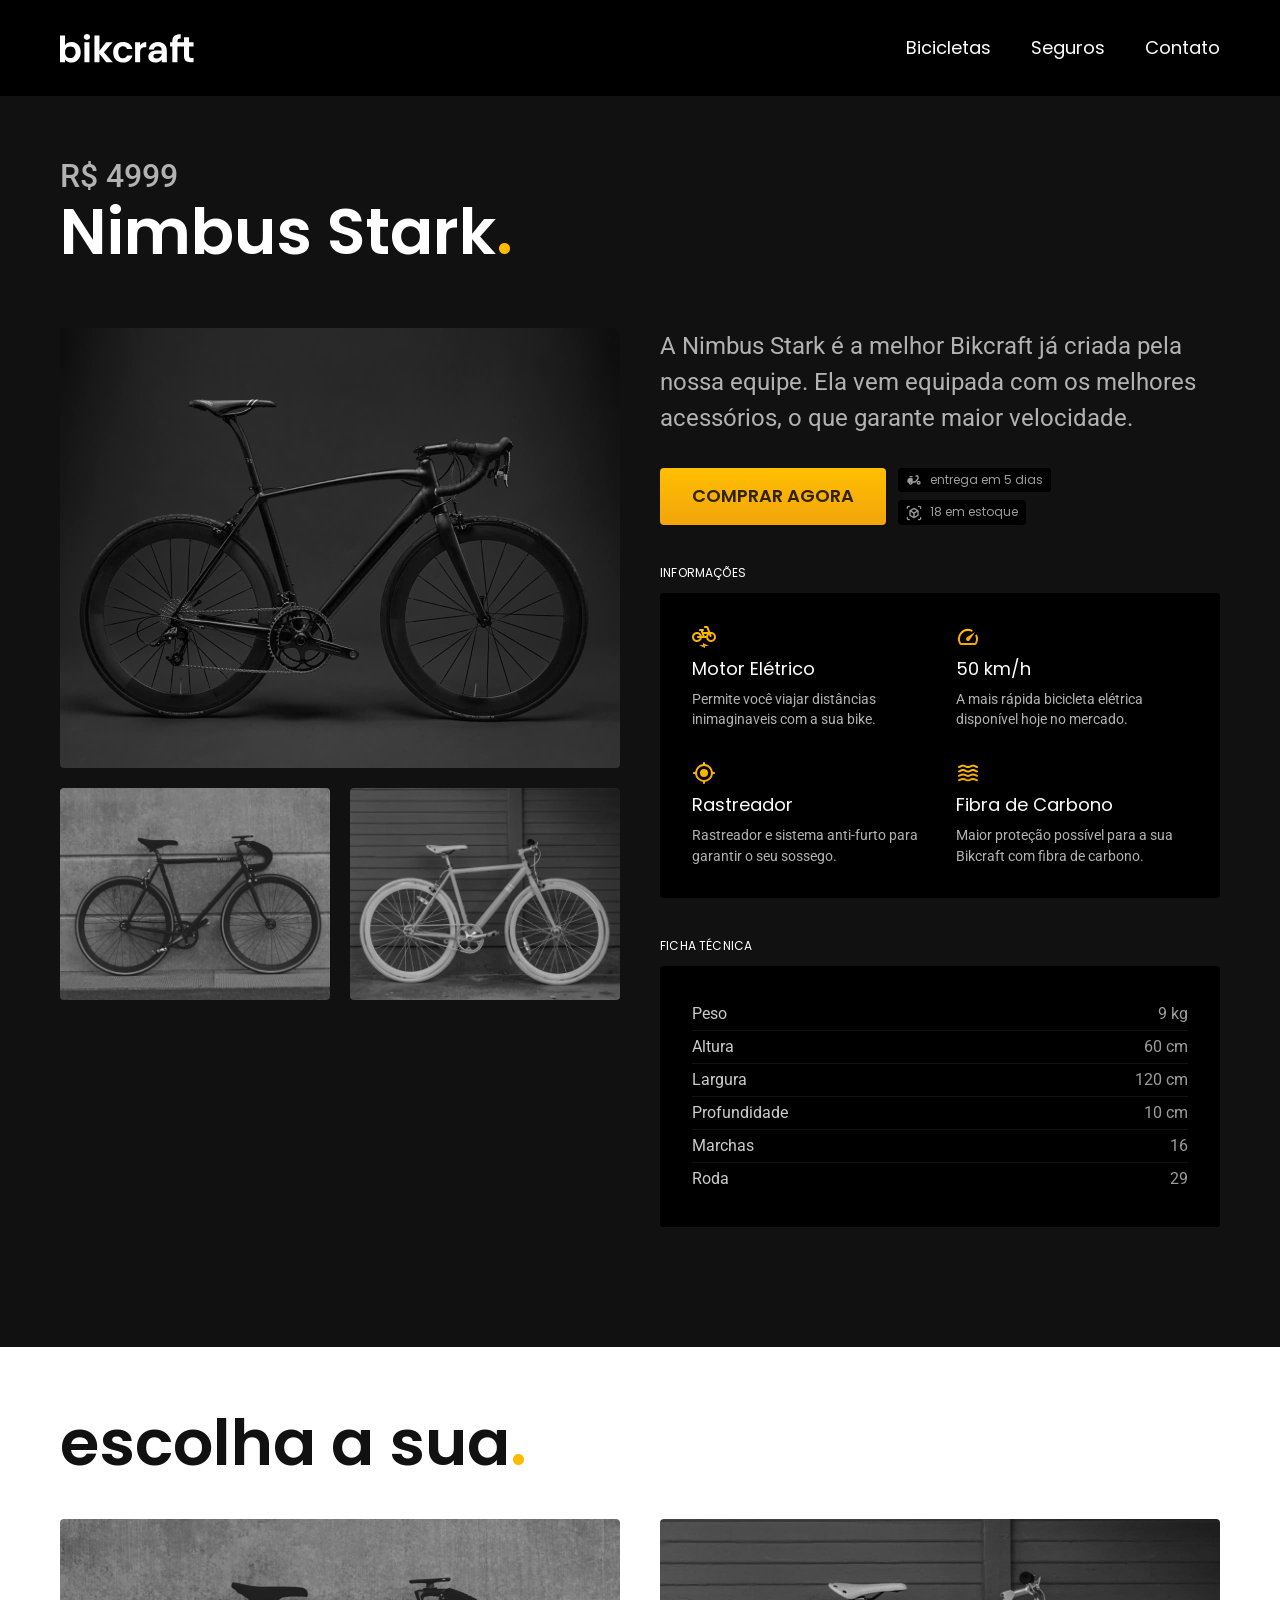
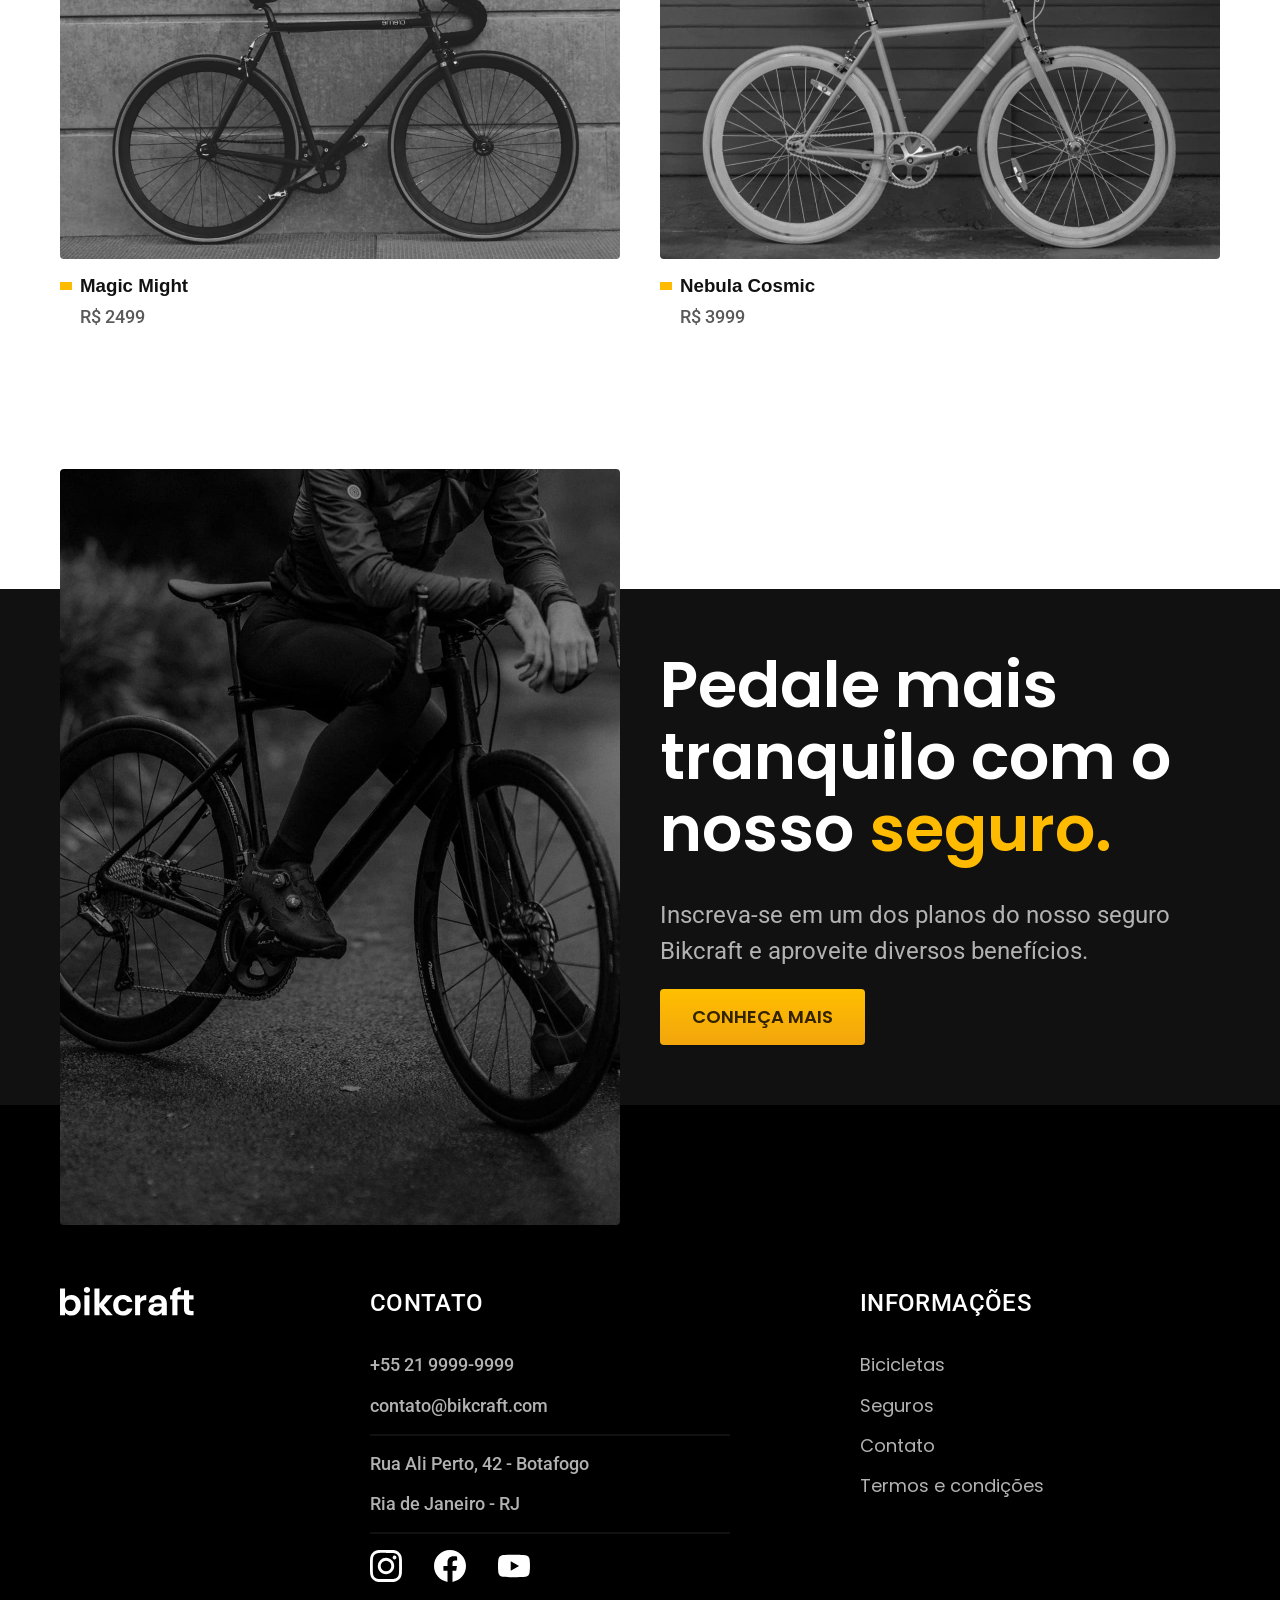
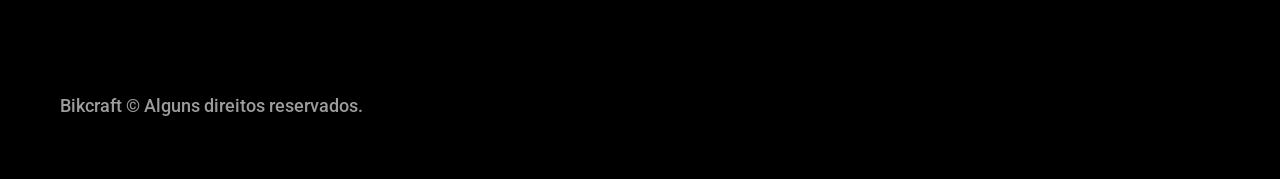
<file: bicicletas/nimbus.html>
<!DOCTYPE html>
<html lang="pt-br">
<header>
  <meta charset="UTF-8">
  <meta name="viewport" content="width=device-width, initial-scale=1.0">

  <title>Nimbus / Bikcraft</title>
  <meta name="description" content="Termos e Condições.">

  <link rel="stylesheet" href="../css/style.css">

  <link rel="preconnect" href="https://fonts.googleapis.com">
  <link rel="preconnect" href="https://fonts.gstatic.com" crossorigin>
  <link href="https://fonts.googleapis.com/css2?family=Merriweather:ital,opsz,wght@0,18..144,300..900;1,18..144,300..900&family=Poppins:wght@400;600&family=Roboto:ital,wght@0,100..900;1,100..900&display=swap" rel="stylesheet">
</header>

<body id="bicicleta">
  <header class="header-bg">
    <div class="header container">
      <a href="../">
        <img src="../img/bikcraft.svg" alt="Bikcraft">
      </a>

      <nav aria-label="primaria">
        <ul class="header-menu font-1-m cor-0">
          <li><a href="../bicicletas.html">Bicicletas</a></li>
          <li><a href="../seguros.html">Seguros</a></li>
          <li><a href="../contato.html">Contato</a></li>
        </ul>
      </nav>
    </div>
  </header>

  <main class="titulo-bg">
    <div>
      <div class="tilulo container">
        <p class="font-2-xl cor-5">R$ 4999</p>
        <h1 class="font-1-xxl cor-0">Nimbus Stark<span class="cor-p1">.</span></h1>
      </div>
    </div>
    <div class="bicicleta container">
      <div class="bicicleta-imagens">
        <img src="../img/bicicleta/nimbus1.jpg" alt="">
        <img src="../img/bicicleta/nimbus2.jpg" alt="">
        <img src="../img/bicicleta/nimbus3.jpg" alt="">
      </div>
      <div class="bicicleta-conteudo">
        <p class="font-2-l cor-5">A Nimbus Stark é a melhor Bikcraft já criada pela nossa equipe. Ela vem equipada com os melhores acessórios, o que garante maior velocidade.</p>
        <div class="bicicleta-comprar">
          <a class="botao" href="../orcamento.html">Comprar Agora</a>
          <span class="font-1-xs cor-6"><img src="../img/icones/entrega.svg" alt=""> entrega em 5 dias</span>
          <span class="font-1-xs cor-6"><img src="../img/icones/estoque.svg" alt=""> 18 em estoque</span>
        </div>

        <h2 class="font-1-xs cor-0">Informações</h2>
        <ul class="bicicleta-informacoes">
          <li>
            <img src="../img/icones/eletrica.svg" alt="">
            <h3 class="font-1-m cor-0">Motor Elétrico</h3>
            <p class="font-2-xs cor-5">Permite você viajar distâncias inimaginaveis com a sua bike.</p>
          </li>
          <li>
            <img src="../img/icones/velocidade.svg" alt="">
            <h3 class="font-1-m cor-0">50 km/h</h3>
            <p class="font-2-xs cor-5">A mais rápida bicicleta elétrica disponível hoje no mercado.</p>
          </li>
          <li>
            <img src="../img/icones/rastreador.svg" alt="">
            <h3 class="font-1-m cor-0">Rastreador</h3>
            <p class="font-2-xs cor-5">Rastreador e sistema anti-furto para garantir o seu sossego.</p>
          </li>
          <li>
            <img src="../img/icones/carbono.svg" alt="">
            <h3 class="font-1-m cor-0">Fibra de Carbono</h3>
            <p class="font-2-xs cor-5">Maior proteção possível para a sua Bikcraft com fibra de carbono.</p>
          </li>
        </ul>
        <h2 class="font-1-xs cor-0">Ficha Técnica</h2>
        <ul class="bicicleta-ficha font-2-s cor-4">
          <li>Peso <span>9 kg</span></li>
          <li>Altura <span> 60 cm</span></li>
          <li>Largura <span>120 cm</span></li>
          <li>Profundidade <span>10 cm</span></li>
          <li>Marchas <span>16</span></li>
          <li>Roda <span>29</span></li>
        </ul>
      </div>
    </div>
  </main>

  <article class="bicicletas-lista container">
    <h2 class=" font-1-xxl">escolha a sua<span class="cor-p1">.</span>
    </h2>

    <ul>
      <li>
        <a href="./magic.html">
          <img src="../img/bicicletas/magic.jpg" alt="Bicicleta preta">
          <h3 class="fon-1-xl">Magic Might</h3>
          <span class="font-2-m cor-8">R$ 2499</span>
        </a>
      </li>
      <li>
        <a href="./nebula.html">
          <img src="../img/bicicletas/nebula.jpg" alt="Bicicleta preta">
          <h3 class="fon-1-xl">Nebula Cosmic</h3>
          <span class="font-2-m cor-8">R$ 3999</span>
        </a>
      </li>
    </ul>
  </article>

  <article class="seguro-bg">
    <div class="seguro container">
      <div class="seguro-imagem">
        <img src="../img/fotos/seguros.jpg" alt="Pessoa parada em cima de uma bicicleta.">
      </div>
      <div class="seguro-conteudo">
        <h2 class="font-1-xxl cor-0">Pedale mais tranquilo com o nosso <span class="cor-p1">seguro.</span></h2>
        <p class="font-2-l cor-5">Inscreva-se em um dos planos do nosso seguro Bikcraft e aproveite diversos benefícios.</p>
        <a class="botao" href="../seguros.html">Conheça Mais</a>
      </div>
    </div>
  </article>

  <footer class="footer-bg">
    <div class="footer container">
      <img src="../img/bikcraft.svg" alt="Bikcraft">
      <div class="footer-contato">
        <h3 class="font-2-l-b cor-0">Contato</h3>
        <ul class="cor-5 font-2-m">
          <li><a href="tel:+552199999999">+55 21 9999-9999</a></li>
          <li><a href="mailto:contato@bikcraft.com">contato@bikcraft.com</a></li>
          <li>Rua Ali Perto, 42 - Botafogo</li>
          <li>Ria de Janeiro - RJ</li>
          <ul class="footer-redes">
            <a href="">
              <img src="../img/redes/instagram.svg" alt="alt=" Instagram"">
            </a>
            <a href="">
              <img src="../img/redes/facebook.svg" alt="Facebook">
            </a>
            <a href="">
              <img src="../img/redes/youtube.svg" alt="Youtube">
            </a>
          </ul>
        </ul>
      </div>
      <div class="footer-informacoes">
        <h3 class="font-2-l-b cor-0">Informações</h3>
        <nav>
          <ul class="font-1-m cor-5">
            <li><a href="../bicicletas.html">Bicicletas</a></li>
            <li><a href="../seguros.html">Seguros</a></li>
            <li><a href="../contato.html">Contato</a></li>
            <li><a href="../termos.html">Termos e condições</a></li>
          </ul>
        </nav>
      </div>
      <p class="footer-copy font-2-m cor-6">Bikcraft © Alguns direitos reservados.</p>
    </div>
  </footer>
  <script src="../js/script.js"></script>
</body>

</html>
</file>
<file: css/style.css>
@import url("./global/global.css");
@import url("./utilidades/tipografia.css");
@import url("./utilidades/cores.css");

@import url("./global/header.css");
@import url("./global/footer.css");

/* Utilidades */
@import url("./utilidades/componentes.css");
@import url("./utilidades/formulario.css");

/* Home */
@import url("./home/introducao.css");
@import url("./home/tecnologia.css");
@import url("./home/parceiros.css");
@import url("./home/depoimento.css");

/* Bicicletas */
@import url("./bicicletas/bicicletas-lista.css");
@import url("./bicicletas/bicicletas.css");

/* Bicicleta */
@import url("./bicicleta/bicicleta.css");
@import url("./bicicleta/seguro.css");

/* Seguros */
@import url("./seguros/seguros.css");
@import url("./seguros/perguntas.css");
@import url("./seguros/vantagens.css");

/* Contato */
@import url("./contato/contato.css");
@import url("./contato/lojas.css");

/* Contato */
@import url("./orcamento/orcamento.css");


/* termos */
@import url("./termos/termos.css");
</file>
